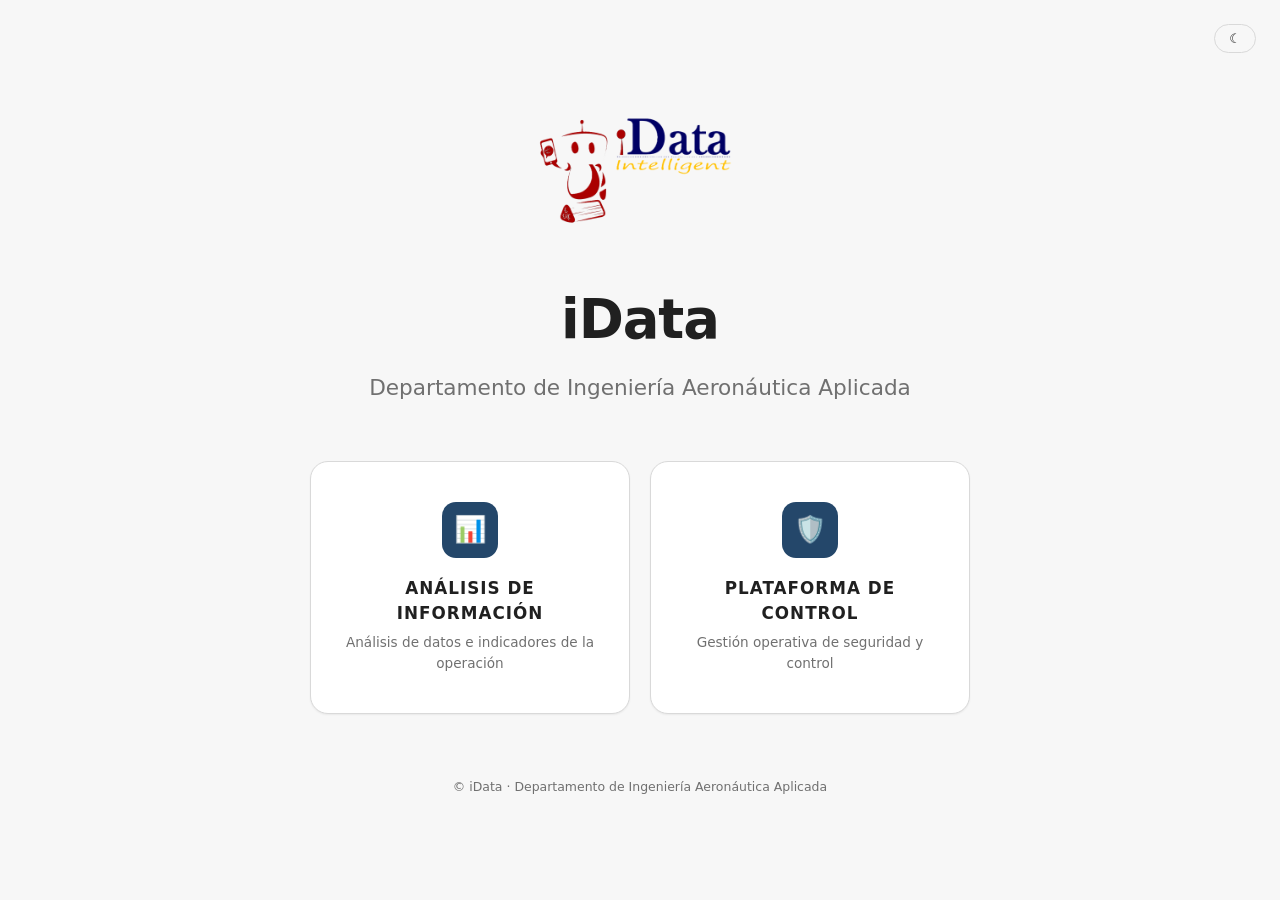
<file: index.html>
<!DOCTYPE html>
<html lang="es">
<head>
  <meta charset="UTF-8">
  <meta name="viewport" content="width=device-width, initial-scale=1.0">
  <meta name="description" content="iData — Departamento de Ingeniería Aeronáutica Aplicada. Plataforma de seguridad y control operativo.">
  <title>iData — Ingeniería Aeronáutica Aplicada</title>
  <link rel="icon" href="./favicon.svg" type="image/svg+xml">
  <link rel="stylesheet" href="./styles.css">
  <link rel="stylesheet" href="./landing.css">
  <script src="./theme.js"></script>
</head>
<body>
  <main class="landing">
    <nav class="landing-nav" aria-label="Selector de tema">
      <button class="theme-toggle" type="button" data-theme-toggle aria-label="Cambiar tema"></button>
    </nav>

    <img src="./logo-idata.png" alt="Logo de iData" class="landing-logo" width="220" height="135">

    <h1 class="landing-brand">iData</h1>
    <p class="landing-dept">Departamento de Ingeniería Aeronáutica Aplicada</p>

    <section class="landing-modules" aria-label="Módulos disponibles">
      <a class="module-card" href="./analisis/" aria-label="Abrir módulo Análisis de Información">
        <span class="module-icon" aria-hidden="true">📊</span>
        <h2>ANÁLISIS DE INFORMACIÓN</h2>
        <p>Análisis de datos e indicadores de la operación</p>
      </a>

      <a class="module-card" href="./file-management.html" aria-label="Abrir módulo Plataforma de Control">
        <span class="module-icon" aria-hidden="true">🛡️</span>
        <h2>PLATAFORMA DE CONTROL</h2>
        <p>Gestión operativa de seguridad y control</p>
      </a>
    </section>

    <footer class="landing-footer">© iData · Departamento de Ingeniería Aeronáutica Aplicada</footer>
  </main>
</body>
</html>
</file>
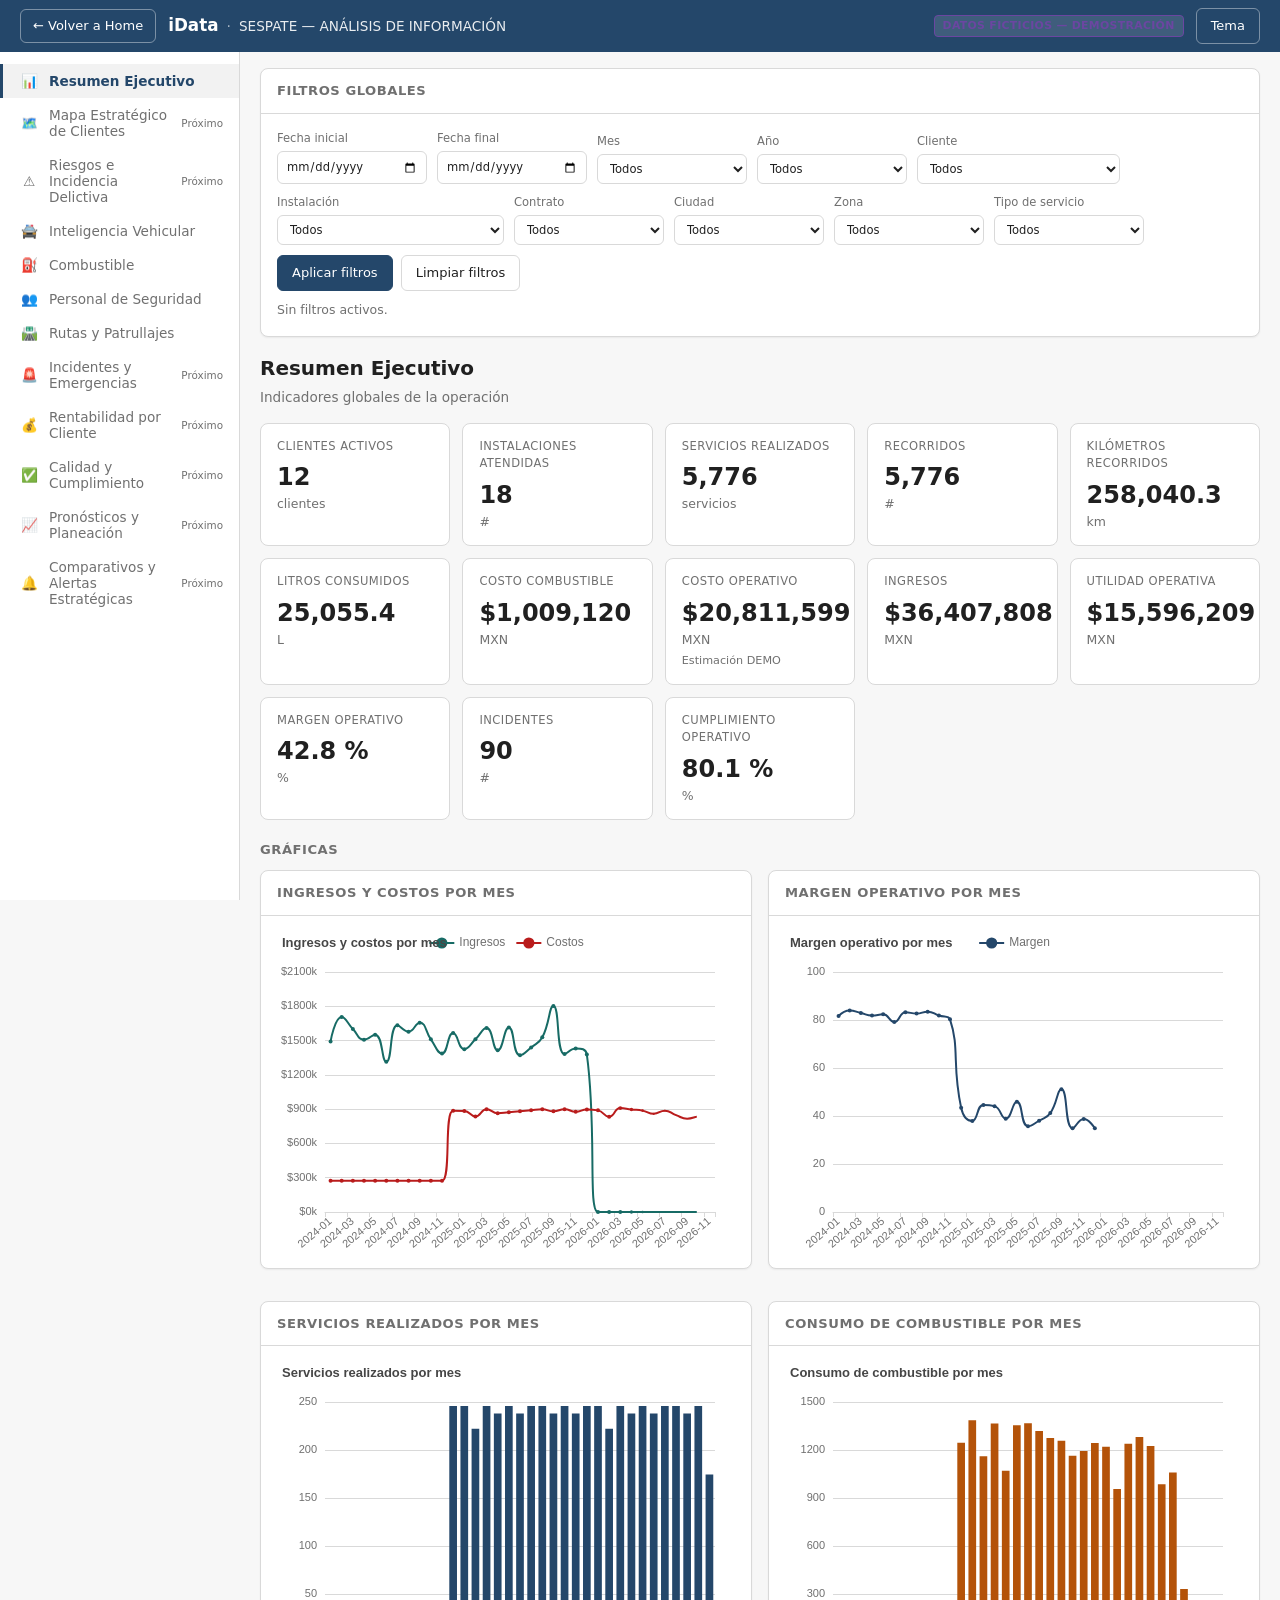
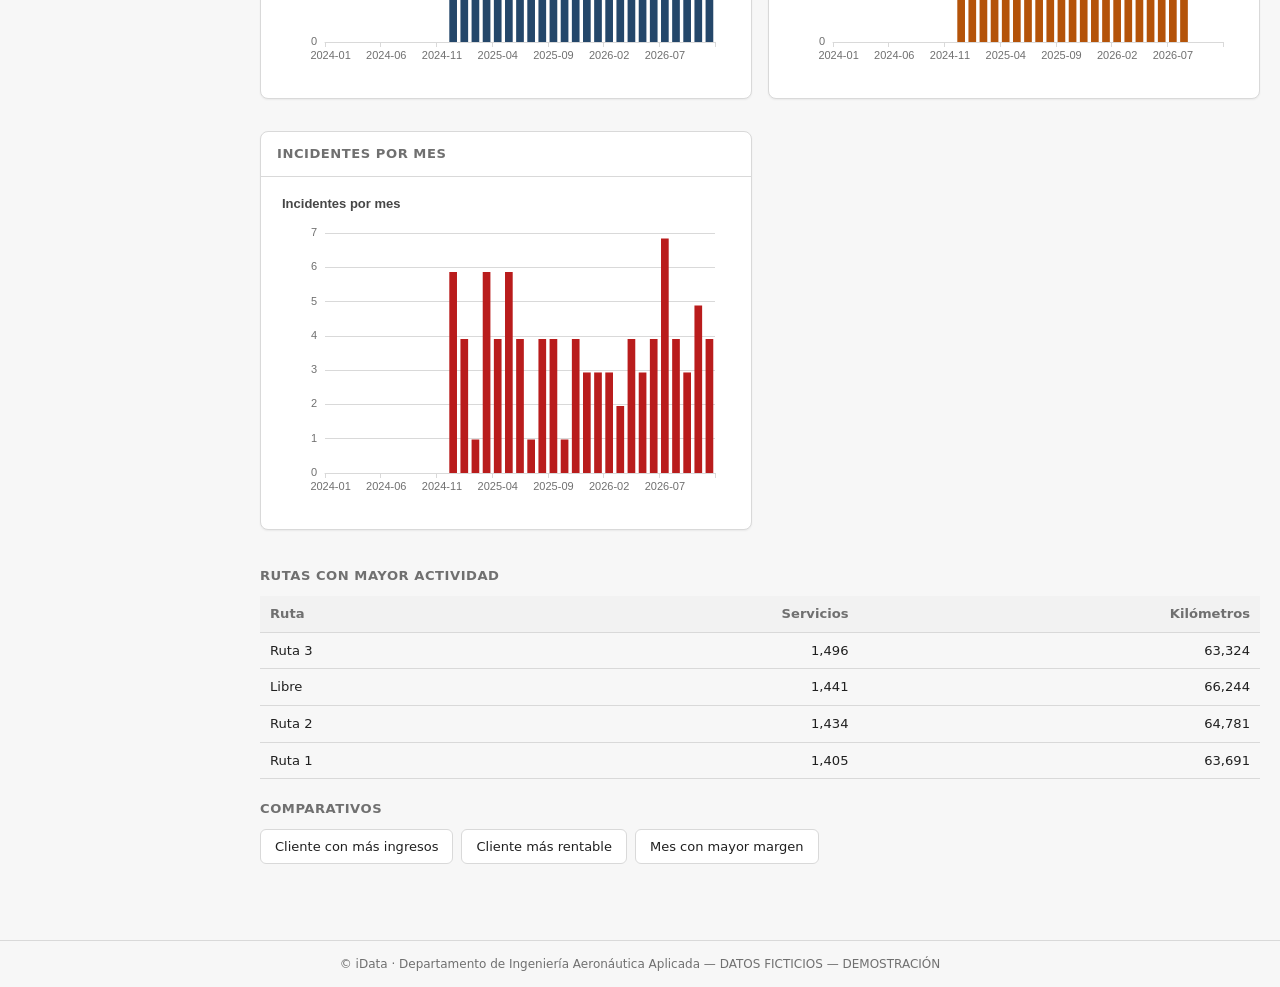
<file: analisis/index.html>
<!DOCTYPE html>
<html lang="es">
<head>
  <meta charset="UTF-8">
  <meta name="viewport" content="width=device-width, initial-scale=1.0">
  <meta name="description" content="SESPATE DEMO — Análisis de Información. Dashboard de inteligencia de negocios (datos ficticios).">
  <title>SESPATE — Análisis de Información</title>
  <link rel="icon" href="data:,">
  <link rel="stylesheet" href="./vendor/leaflet.css">
  <link rel="stylesheet" href="./css/analisis.css">
  <link rel="stylesheet" href="./css/componentes.css">
  <link rel="stylesheet" href="./css/responsive.css">
</head>
<body>
  <header class="brand-bar" role="banner">
    <a class="volver-home" href="../" aria-label="Volver a la página principal">← Volver a Home</a>
    <div class="brand">
      <span class="brand-name">iData</span>
      <span class="brand-sep">·</span>
      <span class="brand-sub">SESPATE — ANÁLISIS DE INFORMACIÓN</span>
    </div>
    <div class="brand-spacer"></div>
    <span class="status-chip simulado" aria-label="Datos ficticios">DATOS FICTICIOS — DEMOSTRACIÓN</span>
    <button class="btn theme-toggle" type="button" id="themeToggle" aria-label="Cambiar tema">Tema</button>
  </header>

  <div class="app-shell">
    <aside class="side-nav" id="sideNav" aria-label="Navegación de módulos">
      <button class="nav-toggle" id="navToggle" type="button" aria-label="Abrir navegación">☰ Módulos</button>
      <nav class="nav-list" id="navList" aria-label="Módulos"></nav>
    </aside>

    <main class="main-area" id="mainArea">
      <section class="filter-region region" id="filterRegion" aria-label="Filtros globales">
        <div class="region-title">Filtros globales</div>
        <div class="region-body">
          <div class="filter-bar" id="filterBar"></div>
          <div class="filter-actions">
            <button class="btn primary" type="button" id="btnAplicar">Aplicar filtros</button>
            <button class="btn" type="button" id="btnLimpiar">Limpiar filtros</button>
          </div>
          <div class="filter-summary" id="filterSummary" aria-live="polite"></div>
        </div>
      </section>

      <section class="module-area" id="moduleArea" aria-live="polite">
        <div class="state-msg" id="estadoCarga">Cargando datos…</div>
      </section>
    </main>
  </div>

  <footer class="app-footer">© iData · Departamento de Ingeniería Aeronáutica Aplicada — DATOS FICTICIOS — DEMOSTRACIÓN</footer>

  <script src="./vendor/leaflet.js"></script>
  <script src="./vendor/echarts.min.js"></script>
  <script type="module" src="./js/app.js"></script>
</body>
</html>
</file>
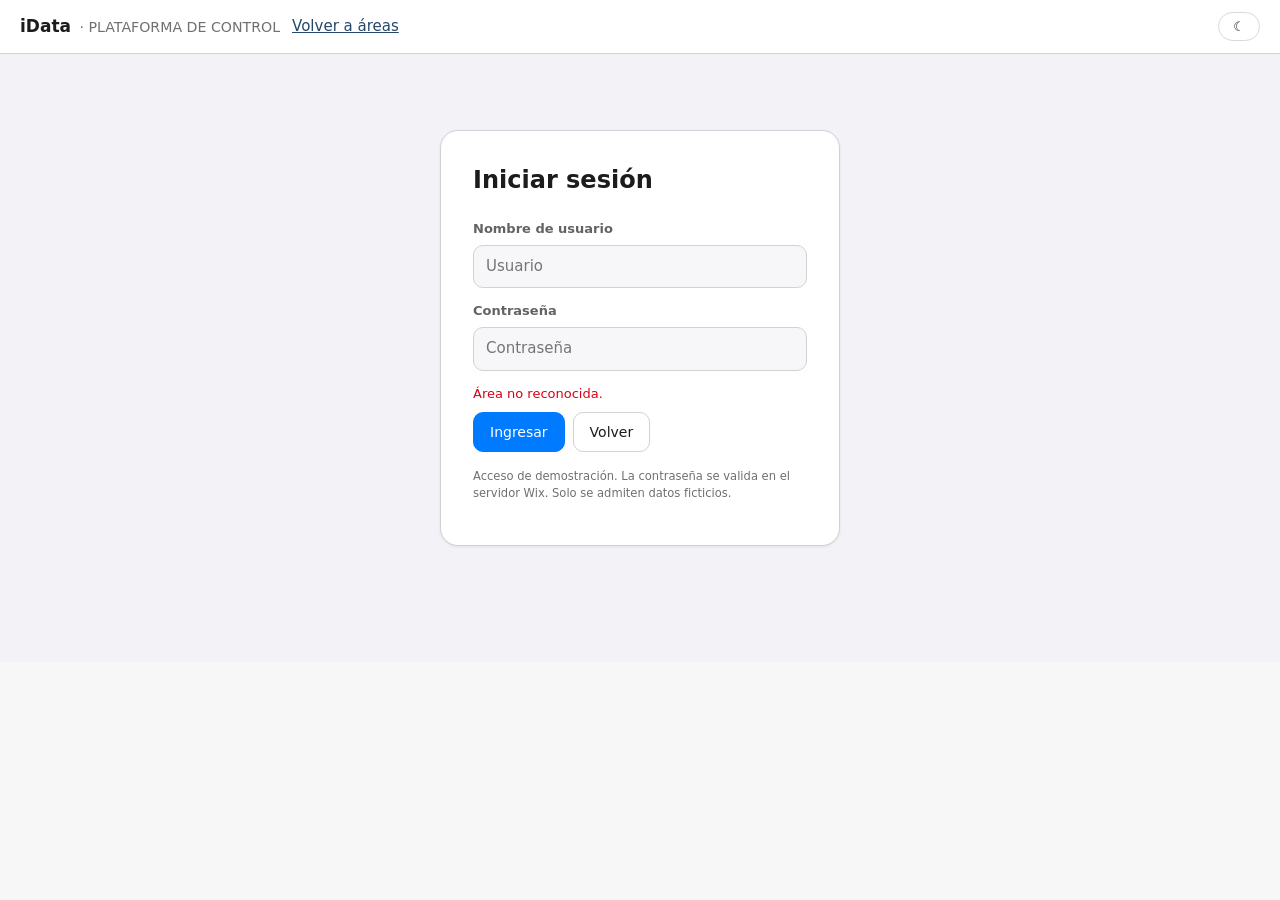
<file: file-login.html>
<!DOCTYPE html>
<html lang="es">
<head>
  <meta charset="UTF-8">
  <meta name="viewport" content="width=device-width, initial-scale=1.0">
  <title>Iniciar sesión — SESPATE</title>
  <link rel="icon" href="./favicon.svg" type="image/svg+xml">
  <link rel="stylesheet" href="./styles.css">
  <link rel="stylesheet" href="./file-management.css">
  <script src="./theme.js"></script>
</head>
<body class="fm">
  <header class="fm-nav">
    <a class="brand" href="./index.html">iData<small style="color:var(--color-text-secondary);font-weight:400"> · PLATAFORMA DE CONTROL</small></a>
    <a class="nav-link" href="./file-management.html">Volver a áreas</a>
    <span class="spacer"></span>
    <button class="theme-toggle" type="button" data-theme-toggle aria-label="Cambiar tema"></button>
  </header>

  <main class="fm-main">
    <div class="fm-login" id="LOGIN_BOX">
      <h1 id="AREA_TITLE">Iniciar sesión</h1>
      <p class="sub" id="AREA_SUB"></p>
      <div class="fm-field">
        <label for="USERNAME">Nombre de usuario</label>
        <input type="text" id="USERNAME" autocomplete="username" placeholder="Usuario">
      </div>
      <div class="fm-field">
        <label for="PASSWORD">Contraseña</label>
        <input type="password" id="PASSWORD" autocomplete="current-password" placeholder="Contraseña">
      </div>
      <p class="fm-error" id="LOGIN_ERROR" hidden></p>
      <p class="fm-loading" id="LOGIN_LOADING" hidden>Ingresando…</p>
      <div style="display:flex;gap:8px;margin-top:8px">
        <button class="fm-btn primary" type="button" id="BTN_INGRESAR">Ingresar</button>
        <button class="fm-btn" type="button" id="BTN_VOLVER">Volver</button>
      </div>
      <p style="font-size:0.72rem;color:var(--color-text-secondary);margin-top:16px">
        Acceso de demostración. La contraseña se valida en el servidor Wix. Solo se admiten datos ficticios.
      </p>
    </div>
  </main>

  <script type="module" src="./file-management.js"></script>
</body>
</html>
</file>
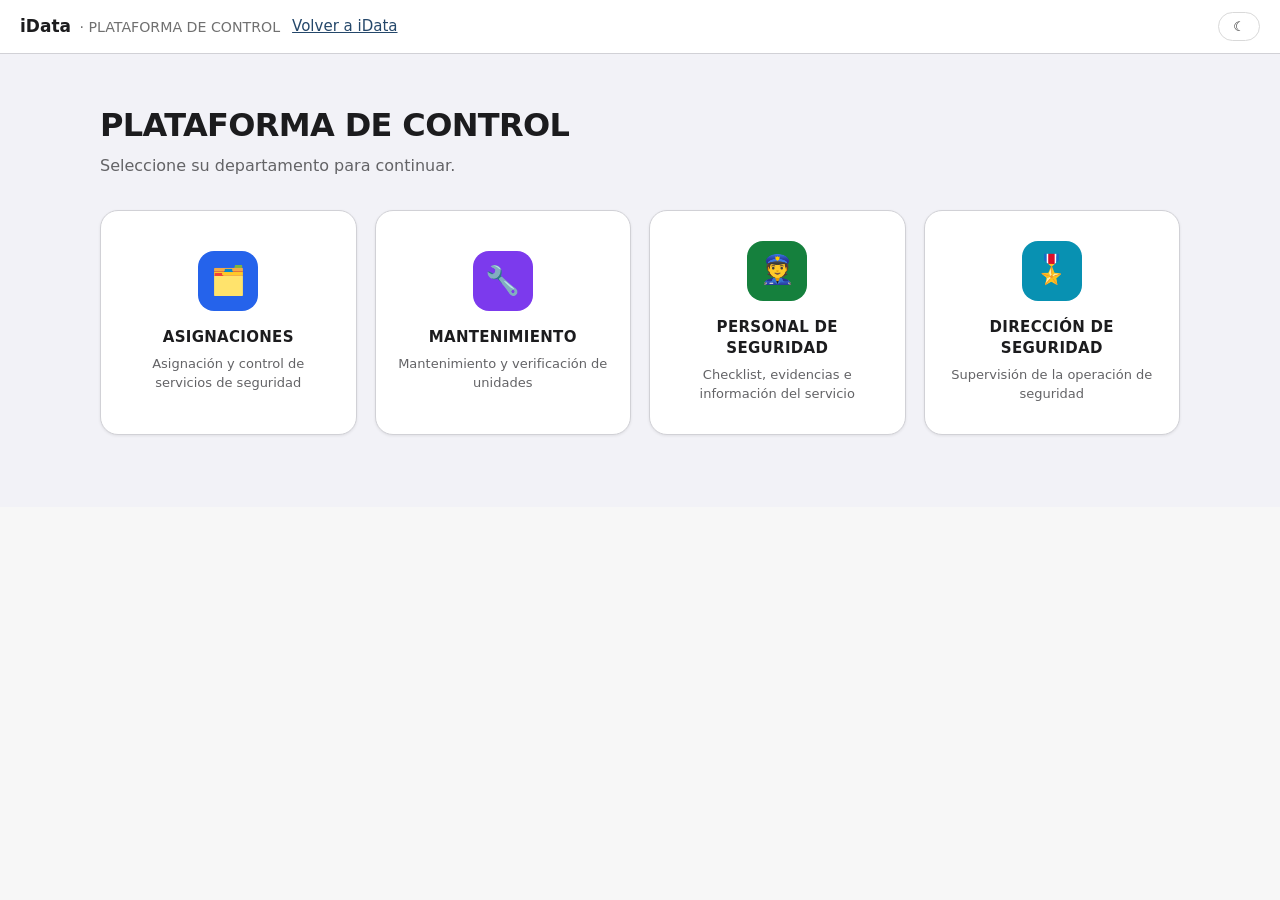
<file: file-management.html>
<!DOCTYPE html>
<html lang="es">
<head>
  <meta charset="UTF-8">
  <meta name="viewport" content="width=device-width, initial-scale=1.0">
  <meta name="description" content="Plataforma de Control — Gestión operativa de servicios de seguridad SESPATE.">
  <title>PLATAFORMA DE CONTROL — SESPATE</title>
  <link rel="icon" href="./favicon.svg" type="image/svg+xml">
  <link rel="stylesheet" href="./styles.css">
  <link rel="stylesheet" href="./file-management.css">
  <script src="./theme.js"></script>
</head>
<body class="fm">
  <header class="fm-nav">
    <a class="brand" href="./index.html">iData<small style="color:var(--color-text-secondary);font-weight:400"> · PLATAFORMA DE CONTROL</small></a>
    <a class="nav-link" href="./index.html">Volver a iData</a>
    <span class="spacer"></span>
    <button class="theme-toggle" type="button" data-theme-toggle aria-label="Cambiar tema"></button>
  </header>

  <main class="fm-main">
    <div class="fm-hero">
      <h1>PLATAFORMA DE CONTROL</h1>
      <p>Seleccione su departamento para continuar.</p>
    </div>

    <section class="fm-areas" aria-label="Áreas de trabajo">
      <a class="fm-area-card fm-area-ASIGNACIONES" href="./file-login.html?area=ASIGNACIONES">
        <span class="fm-area-icon" aria-hidden="true">🗂️</span>
        <h2>ASIGNACIONES</h2>
        <p>Asignación y control de servicios de seguridad</p>
      </a>
      <a class="fm-area-card fm-area-MANTENIMIENTO" href="./file-login.html?area=MANTENIMIENTO">
        <span class="fm-area-icon" aria-hidden="true">🔧</span>
        <h2>MANTENIMIENTO</h2>
        <p>Mantenimiento y verificación de unidades</p>
      </a>
      <a class="fm-area-card fm-area-PERSONAL_SEGURIDAD" href="./file-login.html?area=PERSONAL_SEGURIDAD">
        <span class="fm-area-icon" aria-hidden="true">👮</span>
        <h2>PERSONAL DE SEGURIDAD</h2>
        <p>Checklist, evidencias e información del servicio</p>
      </a>
      <a class="fm-area-card fm-area-DIRECCION_SEGURIDAD" href="./file-login.html?area=DIRECCION_SEGURIDAD">
        <span class="fm-area-icon" aria-hidden="true">🎖️</span>
        <h2>DIRECCIÓN DE SEGURIDAD</h2>
        <p>Supervisión de la operación de seguridad</p>
      </a>
    </section>
  </main>
</body>
</html>
</file>
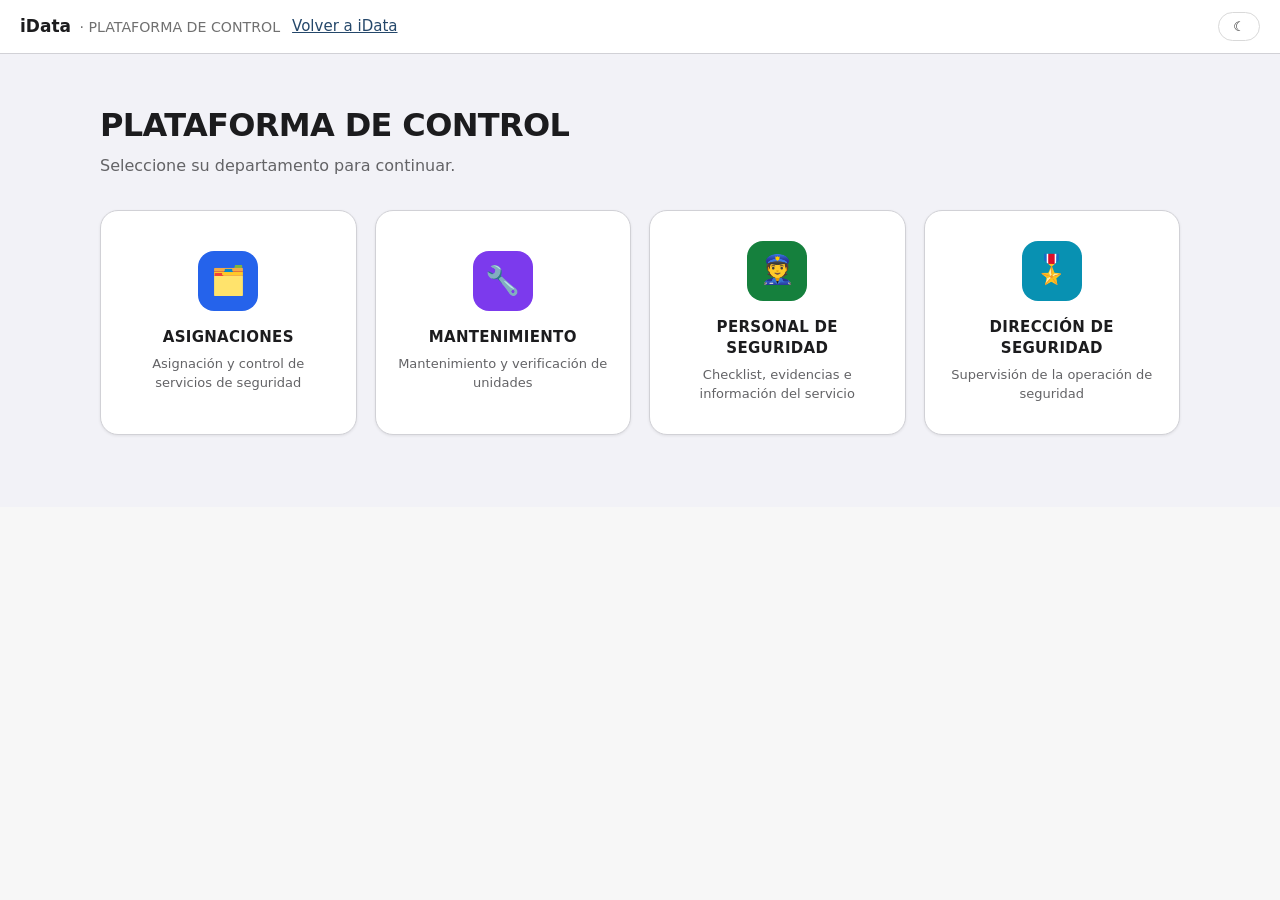
<file: file-panel.html>
<!DOCTYPE html>
<html lang="es">
<head>
  <meta charset="UTF-8">
  <meta name="viewport" content="width=device-width, initial-scale=1.0, viewport-fit=cover">
  <meta name="description" content="FILE MANAGEMENT — Panel de trabajo por área SecurityTrans.">
  <title>Panel de trabajo — FILE MANAGEMENT</title>
  <link rel="icon" href="./favicon.svg" type="image/svg+xml">
  <link rel="stylesheet" href="./styles.css">
  <link rel="stylesheet" href="./file-management.css">
  <link rel="stylesheet" href="./leaflet.css">
  <script src="./theme.js"></script>
  <script src="./leaflet.js"></script>
</head>
<body class="fm">
  <header class="fm-nav" id="TOP_BAR">
    <span class="fm-demo-banner" id="DEMO_BANNER" hidden>MODO DEMOSTRACIÓN</span>
    <a class="brand" href="./index.html">iData<small>· PLATAFORMA DE CONTROL</small></a>
    <span class="nav-pill" id="TOP_AREA">Área</span>
    <span class="meta" id="TOP_USER">Usuario</span>
    <span class="meta" id="TOP_FOLIO">Folio: —</span>
    <span class="meta" id="TOP_STATUS">—</span>
    <span class="spacer"></span>
    <button class="fm-btn" type="button" id="BTN_LOGOUT">Cerrar sesión</button>
  </header>

  <main class="fm-workspace">
    <!-- Panel izquierdo -->
    <section class="fm-panel" id="PANEL">
      <div class="fm-emergency" id="EMERGENCY_BOX" hidden>
        <button class="fm-sos-btn" type="button" id="BTN_SOS" aria-label="SOS — Solicitar ayuda de emergencia">
          <span class="fm-sos-icon" aria-hidden="true">🆘</span> SOS
        </button>
        <button class="fm-whatsapp-btn" type="button" id="BTN_WHATSAPP" aria-label="Contactar Policía de Proximidad por WhatsApp">
          <span aria-hidden="true">💬</span> Policía de Proximidad
        </button>
        <p class="fm-emergency-status" id="SOS_STATUS" hidden></p>
      </div>
      <div id="PANEL_CONTENT"><p class="fm-empty">Cargando…</p></div>
    </section>

    <!-- Chat compartido -->
    <section class="fm-chat" id="CHAT">
      <header class="fm-chat-head">
        <span class="avatar" id="CHAT_AVATAR">S</span>
        <div>
          <div class="titulo" id="CHAT_TITULO">Ventana de servicio</div>
          <div class="sub" id="CHAT_SUB">Seleccione un servicio</div>
        </div>
        <span class="spacer"></span>
        <span class="meta" id="CHAT_ESTADO"></span>
      </header>

      <div class="fm-timeline" id="TIMELINE" aria-label="Progreso del servicio"></div>

      <div class="fm-messages" id="MESSAGES">
        <p class="fm-empty" id="CHAT_EMPTY">Seleccione un servicio para consultar su conversación.</p>
      </div>

      <div class="fm-readonly" id="READONLY_BANNER" hidden>
        Servicio cerrado. La información y los documentos están disponibles únicamente para consulta.
      </div>

      <div class="fm-composer" id="COMPOSER" hidden>
        <div class="row">
          <label for="CATEGORIA" class="sr-only">Categoría</label>
          <select id="CATEGORIA"></select>
        </div>
        <div class="fm-attach-preview" id="ATTACH_PREVIEW" hidden></div>
        <label for="MENSAJE" class="sr-only">Mensaje</label>
        <textarea id="MENSAJE" placeholder="Escriba un mensaje…" rows="1"></textarea>
        <div class="row">
          <input type="file" id="FILE_INPUT" accept=".pdf,.jpg,.jpeg,.png,application/pdf,image/jpeg,image/png" hidden>
          <button class="fm-icon-btn" type="button" id="BTN_ADJUNTAR" aria-label="Adjuntar archivo" title="Adjuntar archivo">📎</button>
          <button class="fm-icon-btn" type="button" id="BTN_CAMARA" aria-label="Cámara" title="Tomar fotografía">📷</button>
          <span class="spacer"></span>
          <button class="fm-icon-btn send" type="button" id="BTN_ENVIAR" aria-label="Enviar">➤</button>
        </div>
      </div>

      <p class="fm-chat-status" id="CHAT_STATUS"></p>
    </section>
  </main>

  <!-- Mapa del servicio (ancho completo, bajo los paneles) -->
  <section class="fm-map" id="MAP_SECTION">
    <div class="fm-map-head">
      <div class="fm-map-titulo">
        <h2>MAPA DEL SERVICIO</h2>
        <p class="sub" id="MAP_SUB">Ubicaciones reportadas · Servicio —</p>
      </div>
      <div class="fm-map-tools" id="MAP_TOOLS">
        <button class="fm-btn" type="button" id="MAP_ULTIMA" aria-label="Última ubicación">Última ubicación</button>
        <button class="fm-btn" type="button" id="MAP_TODAS" aria-label="Todas las ubicaciones">Todas las ubicaciones</button>
        <button class="fm-btn" type="button" id="MAP_HISTORIAL" aria-label="Historial">Historial</button>
        <label class="fm-map-filter">
          <span class="sr-only">Filtrar por área</span>
          <select id="MAP_FILTRO_AREA"><option value="">Todas las áreas</option></select>
        </label>
        <button class="fm-btn" type="button" id="MAP_RECORRIDO" aria-label="Mostrar recorrido">Mostrar recorrido</button>
        <button class="fm-btn" type="button" id="MAP_FULLSCREEN" aria-label="Pantalla completa">Pantalla completa</button>
      </div>
    </div>
    <div class="fm-map-legend" id="MAP_LEGEND"></div>
    <div id="map"></div>
    <div class="fm-map-historial" id="MAP_HISTORIAL_LISTA" hidden></div>
    <p class="fm-map-nota" id="MAP_NOTA"></p>
  </section>

  <!-- Protocolo obligatorio de evidencias fotográficas -->
  <section class="fm-card" id="PROTOCOLO_SECTION">
    <div class="fm-map-titulo">
      <h2>PROTOCOLO OBLIGATORIO DE EVIDENCIAS FOTOGRÁFICAS</h2>
      <p class="sub">Evidencias con fotografía, ubicación, fecha y hora</p>
    </div>
    <div id="PROTOCOLO_LISTA"></div>
    <p class="fm-map-nota">Las evidencias deben tomarse en el momento de cada actividad, con fotografía, ubicación, fecha y hora.</p>
    <p class="fm-map-nota" style="color:var(--fm-warning)">Utiliza la cámara únicamente cuando el vehículo esté detenido en condiciones seguras. No utilices el teléfono mientras conduces.</p>
  </section>

  <!-- Perfil cronológico del servicio -->
  <section class="fm-card" id="CRONOLOGICO_SECTION">
    <div class="fm-map-titulo">
      <h2>PERFIL CRONOLÓGICO DEL SERVICIO</h2>
      <p class="sub">Eventos, evidencias y tiempos del servicio</p>
    </div>
    <div id="CRONOLOGICO"></div>
  </section>

  <!-- Modal SOS (simulado) -->
  <div class="fm-modal" id="SOS_MODAL" hidden>
    <div class="fm-modal-card" role="dialog" aria-modal="true" aria-labelledby="SOS_TITLE">
      <h3 id="SOS_TITLE">Solicitud de emergencia (SOS)</h3>
      <div class="fm-modal-body" id="SOS_BODY"></div>
      <div class="fm-modal-actions">
        <button class="fm-btn primary" type="button" id="SOS_SEND" hidden>Enviar (simulado)</button>
        <button class="fm-btn" type="button" id="SOS_CANCEL">Cerrar</button>
      </div>
    </div>
  </div>
  <!-- Cámara del personal (getUserMedia + geolocalización) -->
  <div class="fm-camera" id="CAMERA_MODAL" hidden>
    <div class="fm-camera-top">
      <span>Tomar fotografía</span>
      <span class="spacer"></span>
      <button class="fm-icon-btn" id="CAMERA_CLOSE" aria-label="Cerrar">✕</button>
    </div>
    <video id="CAMERA_VIDEO" autoplay playsinline></video>
    <canvas id="CAMERA_CANVAS" hidden></canvas>
    <div id="CAMERA_PREVIEW" hidden></div>
    <div class="fm-camera-bottom">
      <button class="fm-btn primary" id="CAMERA_SHOOT">Capturar</button>
      <button class="fm-btn" id="CAMERA_RETAKE" hidden>Repetir fotografía</button>
      <button class="fm-btn" id="CAMERA_ADD" hidden>Añadir otra foto</button>
      <button class="fm-btn" id="CAMERA_RELOC" hidden>Reintentar ubicación</button>
      <span class="fm-loading" id="CAMERA_GEO"></span>
    </div>
    <div class="fm-camera-annot">
      <div class="fm-photo-queue" id="CAMERA_QUEUE" hidden></div>
      <label for="CAMERA_NOTA" class="sr-only">Nota</label>
      <textarea id="CAMERA_NOTA" placeholder="Nota de la evidencia…"></textarea>
      <button class="fm-btn primary" id="CAMERA_SEND" hidden>Enviar evidencia</button>
    </div>
  </div>

  <!-- Visor de adjuntos (imagen y PDF) -->
  <div class="fm-viewer" id="VIEWER" hidden>
    <div class="fm-viewer-top">
      <span class="fm-viewer-title" id="VIEWER_TITLE"></span>
      <span class="spacer"></span>
      <button class="fm-icon-btn" id="VIEWER_ZOOM_IN" aria-label="Acercar" title="Acercar">＋</button>
      <button class="fm-icon-btn" id="VIEWER_ZOOM_OUT" aria-label="Alejar" title="Alejar">−</button>
      <button class="fm-icon-btn" id="VIEWER_OPEN" aria-label="Abrir en pestaña nueva" title="Abrir en pestaña nueva">↗</button>
      <button class="fm-icon-btn" id="VIEWER_DOWNLOAD" aria-label="Descargar" title="Descargar">⬇</button>
      <button class="fm-icon-btn" id="VIEWER_CLOSE" aria-label="Cerrar" title="Cerrar">✕</button>
    </div>
    <div class="fm-viewer-body" id="VIEWER_BODY"></div>
  </div>

  <script type="module" src="./file-management.js"></script>
</body>
</html>
</file>
<file: styles.css>
/* ============================================================
   SECURITYTRANS — Design tokens y tema dual (claro/oscuro)
   Grayscale principal (estilo Oracle APEX Universal Theme)
   ============================================================ */

:root {
  --color-background: #F7F7F7;
  --color-surface: #FFFFFF;
  --color-surface-alt: #F2F2F2;
  --color-text: #202020;
  --color-text-secondary: #707070;
  --color-border: #D9D9D9;
  --color-primary: #24476A;
  --color-primary-contrast: #FFFFFF;
  --color-warning: #B45309;
  --color-success: #176B65;
  --color-danger: #B91C1C;
  --color-info: #24476A;
  --chart-grid: #D9D9D9;
  --chart-text: #707070;
  --color-simulado: #6B46A1;
  --color-pendiente: #B45309;
  --shadow-card: 0 1px 2px rgba(0, 0, 0, 0.06);
  --radius: 8px;
}

[data-theme="dark"] {
  --color-background: #1A1A1A;
  --color-surface: #242424;
  --color-surface-alt: #2C2C2C;
  --color-text: #EEEEEE;
  --color-text-secondary: #9E9E9E;
  --color-border: #414141;
  --color-primary: #7FA3C9;
  --color-primary-contrast: #1A1A1A;
  --color-warning: #E0A458;
  --color-success: #6BB5A8;
  --color-danger: #E08A8A;
  --color-info: #7FA3C9;
  --chart-grid: #414141;
  --chart-text: #9E9E9E;
  --color-simulado: #B79AD6;
  --color-pendiente: #E0A458;
  --shadow-card: 0 1px 2px rgba(0, 0, 0, 0.4);
}

/* Evitar parpadeo de tema en carga */
html { background: var(--color-background); }

* { box-sizing: border-box; }

body {
  margin: 0;
  font-family: "Aptos", "Segoe UI", Calibri, system-ui, -apple-system, sans-serif;
  background: var(--color-background);
  color: var(--color-text);
  font-size: 14px;
  line-height: 1.5;
  -webkit-font-smoothing: antialiased;
}

a { color: var(--color-primary); }
button { font-family: inherit; }

.sr-only {
  position: absolute; width: 1px; height: 1px;
  overflow: hidden; clip: rect(0 0 0 0); white-space: nowrap;
}

/* Selector de tema común */
.theme-toggle {
  display: inline-flex; align-items: center; gap: 6px;
  background: transparent; color: var(--color-text);
  border: 1px solid var(--color-border); border-radius: 999px;
  padding: 6px 14px; cursor: pointer; font-size: 13px;
}
.theme-toggle:hover { background: var(--color-surface-alt); }
.theme-toggle:focus-visible { outline: 2px solid var(--color-primary); outline-offset: 2px; }

@media (prefers-reduced-motion: reduce) {
  * { animation: none !important; transition: none !important; }
}
</file>
<file: landing.css>
/* ============================================================
   iData — Portada (estilo minimalista tipo Apple)
   ============================================================ */

.landing {
  min-height: 100vh;
  display: flex; flex-direction: column; align-items: center;
  justify-content: center; text-align: center;
  padding: 48px 24px;
  background: var(--color-background);
  color: var(--color-text);
  transition: background 0.3s ease, color 0.3s ease;
}

.landing-nav {
  position: absolute; top: 24px; right: 24px;
}

.landing-logo {
  max-width: 220px; max-height: 140px; width: auto; height: auto;
  object-fit: contain; margin-bottom: 40px;
}

.landing-brand { font-size: clamp(2rem, 5vw, 3.4rem); font-weight: 700; letter-spacing: -0.02em; margin: 0; }
.landing-dept { font-size: clamp(1rem, 2.5vw, 1.35rem); font-weight: 400; color: var(--color-text-secondary); margin: 12px 0 56px; }

.landing-modules {
  display: flex; flex-wrap: wrap; gap: 20px; justify-content: center;
  max-width: 720px; width: 100%;
}

.module-card {
  flex: 1 1 260px; max-width: 320px;
  display: flex; flex-direction: column; align-items: center; justify-content: center;
  padding: 40px 24px; border-radius: 18px; text-decoration: none;
  background: var(--color-surface); border: 1px solid var(--color-border);
  color: var(--color-text); box-shadow: var(--shadow-card);
  transition: transform 0.2s ease, box-shadow 0.2s ease;
}
.module-card:hover { transform: translateY(-3px); box-shadow: 0 8px 24px rgba(0,0,0,0.08); }
.module-card:focus-visible { outline: 2px solid var(--color-primary); outline-offset: 3px; }

.module-card .module-icon {
  width: 56px; height: 56px; border-radius: 14px;
  display: flex; align-items: center; justify-content: center;
  font-size: 26px; margin-bottom: 18px; color: var(--color-primary-contrast);
  background: var(--color-primary);
}
.module-card h2 { margin: 0 0 6px; font-size: 1.05rem; letter-spacing: 0.06em; }
.module-card p { margin: 0; font-size: 0.85rem; color: var(--color-text-secondary); }

.module-card.disabled { opacity: 0.6; cursor: default; }
.module-card.disabled:hover { transform: none; box-shadow: var(--shadow-card); }
.module-badge {
  display: inline-block; margin-top: 12px; font-size: 0.72rem; letter-spacing: 0.05em;
  color: var(--color-warning); border: 1px solid var(--color-warning);
  padding: 3px 10px; border-radius: 999px;
}

.landing-footer { margin-top: 64px; font-size: 0.78rem; color: var(--color-text-secondary); }

@media (max-width: 640px) {
  .landing-logo { max-width: 160px; }
  .landing-dept { margin-bottom: 36px; }
  .module-card { max-width: none; padding: 32px 20px; }
}
</file>
<file: analisis/vendor/leaflet.css>
/* required styles */

.leaflet-pane,
.leaflet-tile,
.leaflet-marker-icon,
.leaflet-marker-shadow,
.leaflet-tile-container,
.leaflet-pane > svg,
.leaflet-pane > canvas,
.leaflet-zoom-box,
.leaflet-image-layer,
.leaflet-layer {
	position: absolute;
	left: 0;
	top: 0;
	}
.leaflet-container {
	overflow: hidden;
	}
.leaflet-tile,
.leaflet-marker-icon,
.leaflet-marker-shadow {
	-webkit-user-select: none;
	   -moz-user-select: none;
	        user-select: none;
	  -webkit-user-drag: none;
	}
/* Prevents IE11 from highlighting tiles in blue */
.leaflet-tile::selection {
	background: transparent;
}
/* Safari renders non-retina tile on retina better with this, but Chrome is worse */
.leaflet-safari .leaflet-tile {
	image-rendering: -webkit-optimize-contrast;
	}
/* hack that prevents hw layers "stretching" when loading new tiles */
.leaflet-safari .leaflet-tile-container {
	width: 1600px;
	height: 1600px;
	-webkit-transform-origin: 0 0;
	}
.leaflet-marker-icon,
.leaflet-marker-shadow {
	display: block;
	}
/* .leaflet-container svg: reset svg max-width decleration shipped in Joomla! (joomla.org) 3.x */
/* .leaflet-container img: map is broken in FF if you have max-width: 100% on tiles */
.leaflet-container .leaflet-overlay-pane svg {
	max-width: none !important;
	max-height: none !important;
	}
.leaflet-container .leaflet-marker-pane img,
.leaflet-container .leaflet-shadow-pane img,
.leaflet-container .leaflet-tile-pane img,
.leaflet-container img.leaflet-image-layer,
.leaflet-container .leaflet-tile {
	max-width: none !important;
	max-height: none !important;
	width: auto;
	padding: 0;
	}

.leaflet-container img.leaflet-tile {
	/* See: https://bugs.chromium.org/p/chromium/issues/detail?id=600120 */
	mix-blend-mode: plus-lighter;
}

.leaflet-container.leaflet-touch-zoom {
	-ms-touch-action: pan-x pan-y;
	touch-action: pan-x pan-y;
	}
.leaflet-container.leaflet-touch-drag {
	-ms-touch-action: pinch-zoom;
	/* Fallback for FF which doesn't support pinch-zoom */
	touch-action: none;
	touch-action: pinch-zoom;
}
.leaflet-container.leaflet-touch-drag.leaflet-touch-zoom {
	-ms-touch-action: none;
	touch-action: none;
}
.leaflet-container {
	-webkit-tap-highlight-color: transparent;
}
.leaflet-container a {
	-webkit-tap-highlight-color: rgba(51, 181, 229, 0.4);
}
.leaflet-tile {
	filter: inherit;
	visibility: hidden;
	}
.leaflet-tile-loaded {
	visibility: inherit;
	}
.leaflet-zoom-box {
	width: 0;
	height: 0;
	-moz-box-sizing: border-box;
	     box-sizing: border-box;
	z-index: 800;
	}
/* workaround for https://bugzilla.mozilla.org/show_bug.cgi?id=888319 */
.leaflet-overlay-pane svg {
	-moz-user-select: none;
	}

.leaflet-pane         { z-index: 400; }

.leaflet-tile-pane    { z-index: 200; }
.leaflet-overlay-pane { z-index: 400; }
.leaflet-shadow-pane  { z-index: 500; }
.leaflet-marker-pane  { z-index: 600; }
.leaflet-tooltip-pane   { z-index: 650; }
.leaflet-popup-pane   { z-index: 700; }

.leaflet-map-pane canvas { z-index: 100; }
.leaflet-map-pane svg    { z-index: 200; }

.leaflet-vml-shape {
	width: 1px;
	height: 1px;
	}
.lvml {
	behavior: url(#default#VML);
	display: inline-block;
	position: absolute;
	}


/* control positioning */

.leaflet-control {
	position: relative;
	z-index: 800;
	pointer-events: visiblePainted; /* IE 9-10 doesn't have auto */
	pointer-events: auto;
	}
.leaflet-top,
.leaflet-bottom {
	position: absolute;
	z-index: 1000;
	pointer-events: none;
	}
.leaflet-top {
	top: 0;
	}
.leaflet-right {
	right: 0;
	}
.leaflet-bottom {
	bottom: 0;
	}
.leaflet-left {
	left: 0;
	}
.leaflet-control {
	float: left;
	clear: both;
	}
.leaflet-right .leaflet-control {
	float: right;
	}
.leaflet-top .leaflet-control {
	margin-top: 10px;
	}
.leaflet-bottom .leaflet-control {
	margin-bottom: 10px;
	}
.leaflet-left .leaflet-control {
	margin-left: 10px;
	}
.leaflet-right .leaflet-control {
	margin-right: 10px;
	}


/* zoom and fade animations */

.leaflet-fade-anim .leaflet-popup {
	opacity: 0;
	-webkit-transition: opacity 0.2s linear;
	   -moz-transition: opacity 0.2s linear;
	        transition: opacity 0.2s linear;
	}
.leaflet-fade-anim .leaflet-map-pane .leaflet-popup {
	opacity: 1;
	}
.leaflet-zoom-animated {
	-webkit-transform-origin: 0 0;
	    -ms-transform-origin: 0 0;
	        transform-origin: 0 0;
	}
svg.leaflet-zoom-animated {
	will-change: transform;
}

.leaflet-zoom-anim .leaflet-zoom-animated {
	-webkit-transition: -webkit-transform 0.25s cubic-bezier(0,0,0.25,1);
	   -moz-transition:    -moz-transform 0.25s cubic-bezier(0,0,0.25,1);
	        transition:         transform 0.25s cubic-bezier(0,0,0.25,1);
	}
.leaflet-zoom-anim .leaflet-tile,
.leaflet-pan-anim .leaflet-tile {
	-webkit-transition: none;
	   -moz-transition: none;
	        transition: none;
	}

.leaflet-zoom-anim .leaflet-zoom-hide {
	visibility: hidden;
	}


/* cursors */

.leaflet-interactive {
	cursor: pointer;
	}
.leaflet-grab {
	cursor: -webkit-grab;
	cursor:    -moz-grab;
	cursor:         grab;
	}
.leaflet-crosshair,
.leaflet-crosshair .leaflet-interactive {
	cursor: crosshair;
	}
.leaflet-popup-pane,
.leaflet-control {
	cursor: auto;
	}
.leaflet-dragging .leaflet-grab,
.leaflet-dragging .leaflet-grab .leaflet-interactive,
.leaflet-dragging .leaflet-marker-draggable {
	cursor: move;
	cursor: -webkit-grabbing;
	cursor:    -moz-grabbing;
	cursor:         grabbing;
	}

/* marker & overlays interactivity */
.leaflet-marker-icon,
.leaflet-marker-shadow,
.leaflet-image-layer,
.leaflet-pane > svg path,
.leaflet-tile-container {
	pointer-events: none;
	}

.leaflet-marker-icon.leaflet-interactive,
.leaflet-image-layer.leaflet-interactive,
.leaflet-pane > svg path.leaflet-interactive,
svg.leaflet-image-layer.leaflet-interactive path {
	pointer-events: visiblePainted; /* IE 9-10 doesn't have auto */
	pointer-events: auto;
	}

/* visual tweaks */

.leaflet-container {
	background: #ddd;
	outline-offset: 1px;
	}
.leaflet-container a {
	color: #0078A8;
	}
.leaflet-zoom-box {
	border: 2px dotted #38f;
	background: rgba(255,255,255,0.5);
	}


/* general typography */
.leaflet-container {
	font-family: "Helvetica Neue", Arial, Helvetica, sans-serif;
	font-size: 12px;
	font-size: 0.75rem;
	line-height: 1.5;
	}


/* general toolbar styles */

.leaflet-bar {
	box-shadow: 0 1px 5px rgba(0,0,0,0.65);
	border-radius: 4px;
	}
.leaflet-bar a {
	background-color: #fff;
	border-bottom: 1px solid #ccc;
	width: 26px;
	height: 26px;
	line-height: 26px;
	display: block;
	text-align: center;
	text-decoration: none;
	color: black;
	}
.leaflet-bar a,
.leaflet-control-layers-toggle {
	background-position: 50% 50%;
	background-repeat: no-repeat;
	display: block;
	}
.leaflet-bar a:hover,
.leaflet-bar a:focus {
	background-color: #f4f4f4;
	}
.leaflet-bar a:first-child {
	border-top-left-radius: 4px;
	border-top-right-radius: 4px;
	}
.leaflet-bar a:last-child {
	border-bottom-left-radius: 4px;
	border-bottom-right-radius: 4px;
	border-bottom: none;
	}
.leaflet-bar a.leaflet-disabled {
	cursor: default;
	background-color: #f4f4f4;
	color: #bbb;
	}

.leaflet-touch .leaflet-bar a {
	width: 30px;
	height: 30px;
	line-height: 30px;
	}
.leaflet-touch .leaflet-bar a:first-child {
	border-top-left-radius: 2px;
	border-top-right-radius: 2px;
	}
.leaflet-touch .leaflet-bar a:last-child {
	border-bottom-left-radius: 2px;
	border-bottom-right-radius: 2px;
	}

/* zoom control */

.leaflet-control-zoom-in,
.leaflet-control-zoom-out {
	font: bold 18px 'Lucida Console', Monaco, monospace;
	text-indent: 1px;
	}

.leaflet-touch .leaflet-control-zoom-in, .leaflet-touch .leaflet-control-zoom-out  {
	font-size: 22px;
	}


/* layers control */

.leaflet-control-layers {
	box-shadow: 0 1px 5px rgba(0,0,0,0.4);
	background: #fff;
	border-radius: 5px;
	}
.leaflet-control-layers-toggle {
	background-image: url(images/layers.png);
	width: 36px;
	height: 36px;
	}
.leaflet-retina .leaflet-control-layers-toggle {
	background-image: url(images/layers-2x.png);
	background-size: 26px 26px;
	}
.leaflet-touch .leaflet-control-layers-toggle {
	width: 44px;
	height: 44px;
	}
.leaflet-control-layers .leaflet-control-layers-list,
.leaflet-control-layers-expanded .leaflet-control-layers-toggle {
	display: none;
	}
.leaflet-control-layers-expanded .leaflet-control-layers-list {
	display: block;
	position: relative;
	}
.leaflet-control-layers-expanded {
	padding: 6px 10px 6px 6px;
	color: #333;
	background: #fff;
	}
.leaflet-control-layers-scrollbar {
	overflow-y: scroll;
	overflow-x: hidden;
	padding-right: 5px;
	}
.leaflet-control-layers-selector {
	margin-top: 2px;
	position: relative;
	top: 1px;
	}
.leaflet-control-layers label {
	display: block;
	font-size: 13px;
	font-size: 1.08333em;
	}
.leaflet-control-layers-separator {
	height: 0;
	border-top: 1px solid #ddd;
	margin: 5px -10px 5px -6px;
	}

/* Default icon URLs */
.leaflet-default-icon-path { /* used only in path-guessing heuristic, see L.Icon.Default */
	background-image: url(images/marker-icon.png);
	}


/* attribution and scale controls */

.leaflet-container .leaflet-control-attribution {
	background: #fff;
	background: rgba(255, 255, 255, 0.8);
	margin: 0;
	}
.leaflet-control-attribution,
.leaflet-control-scale-line {
	padding: 0 5px;
	color: #333;
	line-height: 1.4;
	}
.leaflet-control-attribution a {
	text-decoration: none;
	}
.leaflet-control-attribution a:hover,
.leaflet-control-attribution a:focus {
	text-decoration: underline;
	}
.leaflet-attribution-flag {
	display: inline !important;
	vertical-align: baseline !important;
	width: 1em;
	height: 0.6669em;
	}
.leaflet-left .leaflet-control-scale {
	margin-left: 5px;
	}
.leaflet-bottom .leaflet-control-scale {
	margin-bottom: 5px;
	}
.leaflet-control-scale-line {
	border: 2px solid #777;
	border-top: none;
	line-height: 1.1;
	padding: 2px 5px 1px;
	white-space: nowrap;
	-moz-box-sizing: border-box;
	     box-sizing: border-box;
	background: rgba(255, 255, 255, 0.8);
	text-shadow: 1px 1px #fff;
	}
.leaflet-control-scale-line:not(:first-child) {
	border-top: 2px solid #777;
	border-bottom: none;
	margin-top: -2px;
	}
.leaflet-control-scale-line:not(:first-child):not(:last-child) {
	border-bottom: 2px solid #777;
	}

.leaflet-touch .leaflet-control-attribution,
.leaflet-touch .leaflet-control-layers,
.leaflet-touch .leaflet-bar {
	box-shadow: none;
	}
.leaflet-touch .leaflet-control-layers,
.leaflet-touch .leaflet-bar {
	border: 2px solid rgba(0,0,0,0.2);
	background-clip: padding-box;
	}


/* popup */

.leaflet-popup {
	position: absolute;
	text-align: center;
	margin-bottom: 20px;
	}
.leaflet-popup-content-wrapper {
	padding: 1px;
	text-align: left;
	border-radius: 12px;
	}
.leaflet-popup-content {
	margin: 13px 24px 13px 20px;
	line-height: 1.3;
	font-size: 13px;
	font-size: 1.08333em;
	min-height: 1px;
	}
.leaflet-popup-content p {
	margin: 17px 0;
	margin: 1.3em 0;
	}
.leaflet-popup-tip-container {
	width: 40px;
	height: 20px;
	position: absolute;
	left: 50%;
	margin-top: -1px;
	margin-left: -20px;
	overflow: hidden;
	pointer-events: none;
	}
.leaflet-popup-tip {
	width: 17px;
	height: 17px;
	padding: 1px;

	margin: -10px auto 0;
	pointer-events: auto;

	-webkit-transform: rotate(45deg);
	   -moz-transform: rotate(45deg);
	    -ms-transform: rotate(45deg);
	        transform: rotate(45deg);
	}
.leaflet-popup-content-wrapper,
.leaflet-popup-tip {
	background: white;
	color: #333;
	box-shadow: 0 3px 14px rgba(0,0,0,0.4);
	}
.leaflet-container a.leaflet-popup-close-button {
	position: absolute;
	top: 0;
	right: 0;
	border: none;
	text-align: center;
	width: 24px;
	height: 24px;
	font: 16px/24px Tahoma, Verdana, sans-serif;
	color: #757575;
	text-decoration: none;
	background: transparent;
	}
.leaflet-container a.leaflet-popup-close-button:hover,
.leaflet-container a.leaflet-popup-close-button:focus {
	color: #585858;
	}
.leaflet-popup-scrolled {
	overflow: auto;
	}

.leaflet-oldie .leaflet-popup-content-wrapper {
	-ms-zoom: 1;
	}
.leaflet-oldie .leaflet-popup-tip {
	width: 24px;
	margin: 0 auto;

	-ms-filter: "progid:DXImageTransform.Microsoft.Matrix(M11=0.70710678, M12=0.70710678, M21=-0.70710678, M22=0.70710678)";
	filter: progid:DXImageTransform.Microsoft.Matrix(M11=0.70710678, M12=0.70710678, M21=-0.70710678, M22=0.70710678);
	}

.leaflet-oldie .leaflet-control-zoom,
.leaflet-oldie .leaflet-control-layers,
.leaflet-oldie .leaflet-popup-content-wrapper,
.leaflet-oldie .leaflet-popup-tip {
	border: 1px solid #999;
	}


/* div icon */

.leaflet-div-icon {
	background: #fff;
	border: 1px solid #666;
	}


/* Tooltip */
/* Base styles for the element that has a tooltip */
.leaflet-tooltip {
	position: absolute;
	padding: 6px;
	background-color: #fff;
	border: 1px solid #fff;
	border-radius: 3px;
	color: #222;
	white-space: nowrap;
	-webkit-user-select: none;
	-moz-user-select: none;
	-ms-user-select: none;
	user-select: none;
	pointer-events: none;
	box-shadow: 0 1px 3px rgba(0,0,0,0.4);
	}
.leaflet-tooltip.leaflet-interactive {
	cursor: pointer;
	pointer-events: auto;
	}
.leaflet-tooltip-top:before,
.leaflet-tooltip-bottom:before,
.leaflet-tooltip-left:before,
.leaflet-tooltip-right:before {
	position: absolute;
	pointer-events: none;
	border: 6px solid transparent;
	background: transparent;
	content: "";
	}

/* Directions */

.leaflet-tooltip-bottom {
	margin-top: 6px;
}
.leaflet-tooltip-top {
	margin-top: -6px;
}
.leaflet-tooltip-bottom:before,
.leaflet-tooltip-top:before {
	left: 50%;
	margin-left: -6px;
	}
.leaflet-tooltip-top:before {
	bottom: 0;
	margin-bottom: -12px;
	border-top-color: #fff;
	}
.leaflet-tooltip-bottom:before {
	top: 0;
	margin-top: -12px;
	margin-left: -6px;
	border-bottom-color: #fff;
	}
.leaflet-tooltip-left {
	margin-left: -6px;
}
.leaflet-tooltip-right {
	margin-left: 6px;
}
.leaflet-tooltip-left:before,
.leaflet-tooltip-right:before {
	top: 50%;
	margin-top: -6px;
	}
.leaflet-tooltip-left:before {
	right: 0;
	margin-right: -12px;
	border-left-color: #fff;
	}
.leaflet-tooltip-right:before {
	left: 0;
	margin-left: -12px;
	border-right-color: #fff;
	}

/* Printing */

@media print {
	/* Prevent printers from removing background-images of controls. */
	.leaflet-control {
		-webkit-print-color-adjust: exact;
		print-color-adjust: exact;
		}
	}
</file>
<file: analisis/css/analisis.css>
/* ============================================================
   SESPATE — ANÁLISIS DE INFORMACIÓN
   Tokens de diseño y layout base (hereda identidad SESPATE)
   ============================================================ */

:root {
  --color-background: #F7F7F7;
  --color-surface: #FFFFFF;
  --color-surface-alt: #F2F2F2;
  --color-text: #202020;
  --color-text-secondary: #707070;
  --color-border: #D9D9D9;
  --color-primary: #24476A;
  --color-primary-contrast: #FFFFFF;
  --color-warning: #B45309;
  --color-success: #176B65;
  --color-danger: #B91C1C;
  --color-info: #24476A;
  --color-simulado: #6B46A1;
  --color-pendiente: #B45309;
  --chart-grid: #D9D9D9;
  --chart-text: #707070;
  --shadow-card: 0 1px 2px rgba(0, 0, 0, 0.06);
  --radius: 8px;
  --brand-height: 52px;
  --nav-width: 240px;
}

[data-theme="dark"] {
  --color-background: #1A1A1A;
  --color-surface: #242424;
  --color-surface-alt: #2C2C2C;
  --color-text: #EEEEEE;
  --color-text-secondary: #9E9E9E;
  --color-border: #414141;
  --color-primary: #7FA3C9;
  --color-primary-contrast: #1A1A1A;
  --color-warning: #E0A458;
  --color-success: #6BB5A8;
  --color-danger: #E08A8A;
  --color-info: #7FA3C9;
  --color-simulado: #B79AD6;
  --color-pendiente: #E0A458;
  --chart-grid: #414141;
  --chart-text: #9E9E9E;
  --shadow-card: 0 1px 2px rgba(0, 0, 0, 0.4);
}

* { box-sizing: border-box; }
html { background: var(--color-background); }

body {
  margin: 0;
  font-family: "Aptos", "Segoe UI", Calibri, system-ui, -apple-system, sans-serif;
  background: var(--color-background);
  color: var(--color-text);
  font-size: 14px;
  line-height: 1.5;
  -webkit-font-smoothing: antialiased;
}

a { color: var(--color-primary); }
button { font-family: inherit; }

.sr-only {
  position: absolute; width: 1px; height: 1px;
  overflow: hidden; clip: rect(0 0 0 0); white-space: nowrap;
}

/* --- Barra de marca --- */
.brand-bar {
  display: flex; align-items: center; gap: 12px;
  height: var(--brand-height); padding: 0 20px;
  background: var(--color-primary); color: var(--color-primary-contrast);
  position: sticky; top: 0; z-index: 30;
}
.brand { display: flex; align-items: baseline; gap: 8px; min-width: 0; }
.brand-name { font-weight: 700; font-size: 1.05rem; }
.brand-sep { opacity: 0.6; }
.brand-sub { font-size: 0.85rem; opacity: 0.9; white-space: nowrap; overflow: hidden; text-overflow: ellipsis; }
.brand-spacer { flex: 1; }
.brand-bar .status-chip { background: rgba(255,255,255,0.12); }
.brand-bar .theme-toggle {
  background: transparent; color: var(--color-primary-contrast);
  border: 1px solid rgba(255,255,255,0.4);
}
.brand-bar .theme-toggle:hover { background: rgba(255,255,255,0.12); }
.brand-bar .volver-home {
  display: inline-flex; align-items: center; gap: 6px;
  color: var(--color-primary-contrast); background: transparent;
  border: 1px solid rgba(255,255,255,0.4); border-radius: 6px;
  padding: 6px 12px; font-size: 13px; text-decoration: none; white-space: nowrap;
}
.brand-bar .volver-home:hover { background: rgba(255,255,255,0.12); }
.brand-bar .volver-home:focus-visible { outline: 2px solid var(--color-primary-contrast); outline-offset: 2px; }

/* --- Shell --- */
.app-shell { display: flex; align-items: flex-start; min-height: calc(100vh - var(--brand-height)); }

.side-nav {
  width: var(--nav-width); flex: 0 0 var(--nav-width);
  background: var(--color-surface); border-right: 1px solid var(--color-border);
  position: sticky; top: var(--brand-height); height: calc(100vh - var(--brand-height));
  overflow-y: auto; padding: 12px 0;
}
.nav-list { display: flex; flex-direction: column; }
.nav-item {
  display: flex; align-items: center; gap: 10px;
  padding: 9px 16px; cursor: pointer; border: none; background: transparent;
  color: var(--color-text-secondary); font-size: 0.85rem; text-align: left;
  border-left: 3px solid transparent;
}
.nav-item:hover { background: var(--color-surface-alt); color: var(--color-text); }
.nav-item.active {
  color: var(--color-primary); background: var(--color-surface-alt);
  border-left-color: var(--color-primary); font-weight: 600;
}
.nav-item .nav-badge { margin-left: auto; font-size: 0.65rem; color: var(--color-text-secondary); }
.nav-item .nav-icon { flex: 0 0 20px; text-align: center; }

.nav-toggle { display: none; width: 100%; text-align: left; }

.main-area { flex: 1; min-width: 0; padding: 16px 20px 64px; }

/* --- Región / módulo --- */
.region {
  background: var(--color-surface); border: 1px solid var(--color-border);
  border-radius: var(--radius); margin-bottom: 16px; box-shadow: var(--shadow-card);
}
.region-title {
  padding: 12px 16px; font-size: 0.82rem; font-weight: 700;
  letter-spacing: 0.04em; text-transform: uppercase; color: var(--color-text-secondary);
  border-bottom: 1px solid var(--color-border);
}
.region-body { padding: 16px; }

.module-head { margin: 4px 0 16px; }
.module-head h1 { margin: 0; font-size: 1.25rem; }
.module-head p { margin: 4px 0 0; color: var(--color-text-secondary); font-size: 0.85rem; }

.app-footer {
  padding: 14px 20px; font-size: 0.75rem; color: var(--color-text-secondary);
  border-top: 1px solid var(--color-border); text-align: center;
}
</file>
<file: analisis/css/componentes.css>
/* ============================================================
   SESPATE — ANÁLISIS DE INFORMACIÓN — Componentes reutilizables
   ============================================================ */

/* --- Filtros --- */
.filter-bar { display: flex; flex-wrap: wrap; gap: 10px; align-items: flex-end; }
.filter-bar label { display: flex; flex-direction: column; font-size: 0.72rem; color: var(--color-text-secondary); gap: 4px; }
.filter-bar select, .filter-bar input {
  font: inherit; color: var(--color-text); background: var(--color-surface);
  border: 1px solid var(--color-border); border-radius: 6px; padding: 6px 8px; min-width: 150px;
}
.filter-bar select:disabled, .filter-bar input:disabled { opacity: 0.5; cursor: not-allowed; }
.filter-actions { display: flex; gap: 8px; margin-top: 10px; }
.filter-summary { font-size: 0.78rem; color: var(--color-text-secondary); margin-top: 10px; }

.btn {
  font: inherit; font-size: 13px; padding: 7px 14px; border-radius: 6px; cursor: pointer;
  border: 1px solid var(--color-border); background: var(--color-surface); color: var(--color-text);
}
.btn:hover { background: var(--color-surface-alt); }
.btn.primary { background: var(--color-primary); color: var(--color-primary-contrast); border-color: var(--color-primary); }
.btn.primary:hover { filter: brightness(0.96); }
.btn:focus-visible { outline: 2px solid var(--color-primary); outline-offset: 2px; }
.btn:disabled { opacity: 0.5; cursor: not-allowed; }

/* --- Estado de datos --- */
.status-chip {
  display: inline-block; font-size: 0.68rem; font-weight: 600; letter-spacing: 0.03em;
  padding: 2px 8px; border-radius: 4px; border: 1px solid var(--color-border);
}
.status-chip.simulado { color: var(--color-simulado); border-color: var(--color-simulado); }
.status-chip.pendiente { color: var(--color-pendiente); border-color: var(--color-pendiente); }
.status-chip.calculado { color: var(--color-info); border-color: var(--color-info); }
.status-chip.alerta { color: var(--color-danger); border-color: var(--color-danger); }

/* --- Cards KPI --- */
.kpi-grid { display: grid; grid-template-columns: repeat(auto-fill, minmax(180px, 1fr)); gap: 12px; }
.kpi { padding: 14px 16px; border: 1px solid var(--color-border); border-radius: var(--radius); background: var(--color-surface); }
.kpi .kpi-label { font-size: 0.72rem; color: var(--color-text-secondary); text-transform: uppercase; letter-spacing: 0.04em; }
.kpi .kpi-value { font-size: 1.5rem; font-weight: 700; margin: 4px 0 0; }
.kpi .kpi-unit { font-size: 0.78rem; color: var(--color-text-secondary); }
.kpi .kpi-note { font-size: 0.7rem; color: var(--color-text-secondary); margin-top: 4px; }

/* --- Gráficas --- */
.chart { width: 100%; height: 320px; }
.chart-sm { width: 100%; height: 220px; }
.charts-grid { display: grid; grid-template-columns: repeat(auto-fit, minmax(340px, 1fr)); gap: 16px; }

/* --- Tablas --- */
.table-wrap { overflow-x: auto; }
table.ir { width: 100%; border-collapse: collapse; font-size: 0.82rem; }
table.ir th, table.ir td { padding: 8px 10px; text-align: left; border-bottom: 1px solid var(--color-border); white-space: nowrap; }
table.ir th { font-weight: 700; color: var(--color-text-secondary); background: var(--color-surface-alt); }
table.ir tbody tr:hover { background: var(--color-surface-alt); }
table.ir .num { text-align: right; }
.ir-meta { font-size: 0.75rem; color: var(--color-text-secondary); margin: 8px 0; }

/* --- Comparativos --- */
.cmp-group { display: flex; flex-wrap: wrap; gap: 8px; }
.cmp-result { margin-top: 12px; }
.cmp-rank { display: flex; align-items: center; gap: 8px; padding: 5px 0; border-bottom: 1px dashed var(--color-border); }
.cmp-rank .rank-pos { flex: 0 0 24px; font-weight: 700; color: var(--color-primary); text-align: right; }
.cmp-rank .rank-name { flex: 1; }
.cmp-rank .rank-val { font-weight: 600; white-space: nowrap; }
.cmp-meta { font-size: 0.75rem; color: var(--color-text-secondary); margin-top: 8px; }

/* --- Mapa --- */
.map-container { height: 400px; border-radius: 6px; border: 1px solid var(--color-border); }
.map-legend { font-size: 0.75rem; color: var(--color-text-secondary); margin-top: 8px; }
.legend-dot { display: inline-block; width: 10px; height: 10px; border-radius: 50%; margin: 0 4px 0 12px; vertical-align: middle; }
.legend-dot.instalacion { background: #24476A; }
.legend-dot.incidente { background: #B91C1C; }
.legend-dot.ruta { background: #176B65; }

/* --- Mensajes de estado --- */
.state-msg { padding: 20px; color: var(--color-text-secondary); font-size: 0.9rem; text-align: center; }
.state-msg.error { color: var(--color-danger); }
.state-msg .retry { margin-top: 10px; }

/* --- Nota de preparación --- */
.preparacion { text-align: center; padding: 48px 20px; color: var(--color-text-secondary); }
.preparacion .prep-icon { font-size: 2.4rem; }
.preparacion h2 { color: var(--color-text); font-size: 1.1rem; margin: 12px 0 4px; }

/* --- Encabezados de sección --- */
.section-title { font-size: 0.82rem; font-weight: 700; text-transform: uppercase; letter-spacing: 0.04em; color: var(--color-text-secondary); margin: 20px 0 10px; }
.muted { color: var(--color-text-secondary); font-size: 0.8rem; }
.note-estimacion {
  display: inline-block; font-size: 0.72rem; color: var(--color-warning);
  border: 1px solid var(--color-warning); border-radius: 4px; padding: 1px 6px; margin-left: 6px;
}
</file>
<file: analisis/css/responsive.css>
/* ============================================================
   SESPATE — ANÁLISIS DE INFORMACIÓN — Responsive
   ============================================================ */

@media (max-width: 900px) {
  .app-shell { flex-direction: column; }
  .side-nav {
    width: 100%; flex: none; position: static; height: auto;
    border-right: none; border-bottom: 1px solid var(--color-border); padding: 8px 12px;
  }
  .nav-toggle { display: block; }
  .nav-list { display: none; }
  .nav-list.open { display: flex; }
  .main-area { width: 100%; padding: 12px 12px 48px; }
  .brand-sub { display: none; }
  .charts-grid > .region { min-width: 0; }
  .region { min-width: 0; }
}

@media (max-width: 600px) {
  .kpi-grid { grid-template-columns: repeat(2, 1fr); }
  .charts-grid { grid-template-columns: 1fr; }
  .chart { height: 240px; }
  .filter-bar select, .filter-bar input { min-width: 120px; }
  .map-container { height: 300px; }
  .brand-bar .status-chip { display: none; }

  table.ir { display: block; }
  table.ir thead { display: none; }
  table.ir tbody { display: block; }
  table.ir tr { display: block; border: 1px solid var(--color-border); border-radius: 6px; margin-bottom: 10px; padding: 8px; }
  table.ir td { display: flex; justify-content: space-between; border: none; padding: 4px 6px; white-space: normal; }
  table.ir td::before { content: attr(data-label); font-weight: 700; color: var(--color-text-secondary); margin-right: 12px; }
  table.ir .num { text-align: right; }
}
</file>
<file: file-management.css>
/* ============================================================
   SECURITYTRANS — FILE MANAGEMENT
   Estilo Apple HIG (panel) + chat estilo mensajería (WhatsApp).

   Alcance: todo bajo el prefijo .fm para no afectar FUEL MANAGEMENT.
   Tokens con soporte de tema claro/oscuro.
   ============================================================ */

/* --- Tokens de diseño (claro) --- */
.fm {
  --fm-background: #F2F2F7;
  --fm-surface: #FFFFFF;
  --fm-surface-secondary: #F7F7FA;
  --fm-surface-tertiary: #E5E5EA;
  --fm-border: #D1D1D6;
  --fm-text-primary: #1C1C1E;
  --fm-text-secondary: #636366;
  --fm-text-tertiary: #8E8E93;
  --fm-accent: #007AFF;
  --fm-success: #248A3D;
  --fm-warning: #FF9500;
  --fm-danger: #D70015;
  --fm-radius: 14px;
  --fm-radius-sm: 10px;
  --fm-shadow: 0 1px 3px rgba(0,0,0,0.08);
  --fm-font: -apple-system, BlinkMacSystemFont, "Segoe UI", system-ui, sans-serif;
  background: var(--fm-background);
  color: var(--fm-text-primary);
  font-family: var(--fm-font);
  font-size: 15px;
  line-height: 1.45;
  -webkit-font-smoothing: antialiased;
}

[data-theme="dark"] .fm {
  --fm-background: #111113;
  --fm-surface: #1C1C1E;
  --fm-surface-secondary: #232326;
  --fm-surface-tertiary: #2C2C2E;
  --fm-border: #3A3A3C;
  --fm-text-primary: #F2F2F7;
  --fm-text-secondary: #AEAEB2;
  --fm-text-tertiary: #8E8E93;
  --fm-accent: #0A84FF;
  --fm-success: #30D158;
  --fm-warning: #FF9F0A;
  --fm-danger: #FF453A;
  --fm-shadow: 0 1px 3px rgba(0,0,0,0.4);
}

/* Asegura que el atributo hidden oculte realmente los elementos (vence a display:flex) */
.fm [hidden] { display: none !important; }

/* Colores por área */
.fm-area-ASIGNACIONES { --area: #2563EB; --area-soft: #DBEAFE; }
.fm-area-MANTENIMIENTO { --area: #7C3AED; --area-soft: #EDE9FE; }
.fm-area-PERSONAL_SEGURIDAD { --area: #15803D; --area-soft: #DCFCE7; }
.fm-area-DIRECCION_SEGURIDAD { --area: #0891B2; --area-soft: #CFFAFE; }
.fm-area-SISTEMA { --area: #64748B; --area-soft: #E2E8F0; }

/* --- Navegación superior --- */
.fm-nav {
  display: flex; align-items: center; gap: 12px; flex-wrap: wrap;
  padding: 12px 20px; background: var(--fm-surface);
  border-bottom: 1px solid var(--fm-border);
  position: sticky; top: 0; z-index: 30;
  backdrop-filter: saturate(180%) blur(10px);
}
.fm-nav .brand { font-weight: 700; font-size: 17px; color: var(--fm-text-primary); text-decoration: none; }
.fm-nav .brand small { color: var(--fm-text-secondary); font-weight: 400; margin-left: 4px; }
.fm-nav .spacer { flex: 1; }
.fm-nav .nav-pill {
  font-size: 13px; color: var(--fm-text-secondary); text-decoration: none;
  padding: 6px 12px; border-radius: 999px; background: var(--fm-surface-secondary);
}
.fm-nav .nav-pill:hover { background: var(--fm-surface-tertiary); }
.fm-nav .meta { font-size: 12px; color: var(--fm-text-tertiary); }

/* --- Botones --- */
.fm-btn {
  font: inherit; font-size: 14px; font-weight: 500; padding: 9px 16px;
  border-radius: var(--fm-radius-sm); cursor: pointer;
  border: 1px solid var(--fm-border); background: var(--fm-surface);
  color: var(--fm-text-primary); transition: background 0.15s ease, opacity 0.15s ease;
}
.fm-btn:hover { background: var(--fm-surface-tertiary); }
.fm-btn.primary { background: var(--area, var(--fm-accent)); color: #fff; border-color: var(--area, var(--fm-accent)); }
.fm-btn.primary:hover { opacity: 0.92; }
.fm-btn:disabled { opacity: 0.45; cursor: not-allowed; }
.fm-btn:focus-visible { outline: 2px solid var(--fm-accent); outline-offset: 2px; }

/* --- Campos --- */
.fm-field { margin-bottom: 14px; }
.fm-field label { display: block; font-size: 13px; font-weight: 600; color: var(--fm-text-secondary); margin-bottom: 6px; }
.fm-field input, .fm-field select, .fm-field textarea {
  width: 100%; font: inherit; color: var(--fm-text-primary);
  background: var(--fm-surface-secondary); border: 1px solid var(--fm-border);
  border-radius: var(--fm-radius-sm); padding: 10px 12px;
}
.fm-field input:focus, .fm-field select:focus, .fm-field textarea:focus {
  outline: none; border-color: var(--fm-accent); box-shadow: 0 0 0 3px rgba(0,122,255,0.15);
}
.fm-field textarea { min-height: 84px; resize: vertical; }

/* --- Portada de áreas --- */
.fm-main { max-width: 1120px; margin: 0 auto; padding: 32px 20px 72px; }
.fm-hero { margin: 16px 0 32px; }
.fm-hero h1 { font-size: 32px; font-weight: 700; margin: 0 0 6px; letter-spacing: -0.02em; }
.fm-hero p { font-size: 16px; color: var(--fm-text-secondary); margin: 0; }
.fm-areas { display: flex; flex-wrap: wrap; gap: 18px; justify-content: center; }
.fm-area-card {
  flex: 1 1 230px; max-width: 320px; min-height: 190px;
  display: flex; flex-direction: column; align-items: center; justify-content: center;
  padding: 30px 22px; border-radius: 18px; text-decoration: none;
  background: var(--fm-surface); border: 1px solid var(--fm-border);
  color: var(--fm-text-primary); box-shadow: var(--fm-shadow);
  transition: transform 0.18s ease, box-shadow 0.18s ease;
}
.fm-area-card:hover { transform: translateY(-4px); box-shadow: 0 8px 22px rgba(0,0,0,0.10); }
.fm-area-card:focus-visible { outline: 2px solid var(--fm-accent); outline-offset: 3px; }
.fm-area-icon {
  width: 60px; height: 60px; border-radius: 16px; display: flex; align-items: center;
  justify-content: center; font-size: 28px; margin-bottom: 16px; color: #fff;
  background: var(--area, #64748B);
}
.fm-area-card h2 { margin: 0; font-size: 15px; letter-spacing: 0.02em; text-align: center; }
.fm-area-card p { margin: 6px 0 0; font-size: 13px; color: var(--fm-text-secondary); text-align: center; }

/* --- Login --- */
.fm-login {
  max-width: 400px; margin: 44px auto; padding: 32px;
  background: var(--fm-surface); border: 1px solid var(--fm-border);
  border-radius: 18px; box-shadow: var(--fm-shadow);
}
.fm-login h1 { font-size: 24px; margin: 0 0 4px; }
.fm-login .sub { color: var(--fm-text-secondary); font-size: 14px; margin-bottom: 22px; }
.fm-error { color: var(--fm-danger); font-size: 13px; margin: 8px 0; }
.fm-loading { color: var(--fm-text-secondary); font-size: 13px; }

/* --- Área de trabajo 50/50 --- */
.fm-workspace { display: grid; grid-template-columns: 1fr 1fr; height: calc(100vh - 55px); overflow: hidden; }
.fm-panel { overflow-y: auto; padding: 20px; background: var(--fm-background); }
.fm-chat { display: flex; flex-direction: column; background: #E9EAEA; height: 100%; overflow: hidden; }
[data-theme="dark"] .fm-chat { background: #141414; }

/* --- Panel: jerarquía de tarjetas --- */
.fm-card {
  background: var(--fm-surface); border: 1px solid var(--fm-border);
  border-radius: var(--fm-radius); box-shadow: var(--fm-shadow);
  padding: 18px; margin-bottom: 16px;
}
.fm-card h3 { margin: 0 0 12px; font-size: 17px; font-weight: 700; }
.fm-card h4 { margin: 0 0 6px; font-size: 15px; font-weight: 600; }
.fm-section-head { font-size: 20px; font-weight: 700; margin: 8px 0 14px; letter-spacing: -0.01em; }

/* --- Tarjeta de servicio seleccionado --- */
.fm-service-card { border-left: 4px solid var(--area, var(--fm-accent)); }
.fm-service-head { display: flex; align-items: baseline; gap: 10px; flex-wrap: wrap; margin-bottom: 8px; }
.fm-service-head .folio { font-size: 20px; font-weight: 700; }
.fm-service-head .estado { font-size: 12px; font-weight: 600; padding: 3px 10px; border-radius: 999px; }
.fm-estado-ABIERTO { background: #DCFCE7; color: #15803D; }
.fm-estado-CERRADO { background: var(--fm-surface-tertiary); color: var(--fm-text-secondary); }
[data-theme="dark"] .fm-estado-ABIERTO { background: #14301D; color: #4ADE80; }
.fm-service-meta { font-size: 12px; color: var(--fm-text-tertiary); margin-bottom: 12px; }

.fm-info-grid { display: grid; grid-template-columns: 1fr; gap: 10px; }
.fm-info-block {
  display: flex; gap: 12px; align-items: flex-start; padding: 12px;
  background: var(--fm-surface-secondary); border-radius: var(--fm-radius-sm);
  border: 1px solid var(--fm-border);
}
.fm-info-block .ico { width: 40px; height: 40px; border-radius: 50%; flex: 0 0 auto;
  display: flex; align-items: center; justify-content: center; font-size: 18px;
  background: var(--fm-surface-tertiary); }
.fm-info-block .datos { flex: 1; }
.fm-info-block .nombre { font-weight: 600; font-size: 15px; }
.fm-info-block .detalle { font-size: 13px; color: var(--fm-text-secondary); margin-top: 2px; }
.fm-ruta-line { display: flex; align-items: center; gap: 8px; font-size: 14px; font-weight: 600; }
.fm-ruta-line .arrow { color: var(--fm-text-tertiary); }

/* --- Tabla de servicios --- */
.fm-filtros { display: flex; gap: 8px; flex-wrap: wrap; margin-bottom: 10px; }
.fm-filtros input, .fm-filtros select {
  font: inherit; padding: 8px 10px; border: 1px solid var(--fm-border);
  border-radius: var(--fm-radius-sm); background: var(--fm-surface); color: var(--fm-text-primary);
}
.fm-table { width: 100%; border-collapse: collapse; font-size: 13px; }
.fm-table th, .fm-table td { padding: 8px 10px; text-align: left; border-bottom: 1px solid var(--fm-border); }
.fm-table th { color: var(--fm-text-secondary); font-size: 12px; background: var(--fm-surface-secondary); }
.fm-table tr:hover td { background: var(--fm-surface-secondary); }

/* --- Checklist --- */
.fm-check-grupo { margin-bottom: 12px; }
.fm-check-grupo summary {
  cursor: pointer; font-weight: 700; font-size: 15px; padding: 12px 14px;
  background: var(--fm-surface); border: 1px solid var(--fm-border);
  border-radius: var(--fm-radius-sm); list-style-position: inside;
  display: flex; justify-content: space-between; align-items: center;
}
.fm-check-grupo .prog { font-size: 12px; color: var(--fm-text-secondary); font-weight: 500; }
.fm-check-item {
  display: flex; gap: 8px; align-items: center; flex-wrap: wrap;
  padding: 9px 14px; border: 1px solid var(--fm-border); border-top: none;
  background: var(--fm-surface);
}
.fm-check-item .desc { flex: 1; min-width: 160px; font-size: 14px; }
.fm-check-item select {
  font: inherit; padding: 5px 8px; border: 1px solid var(--fm-border);
  border-radius: 7px; background: var(--fm-surface-secondary); color: var(--fm-text-primary);
}
.fm-check-item .obs { width: 100%; }
.fm-progress { font-size: 13px; color: var(--fm-text-secondary); margin-bottom: 12px; }
.fm-progress-bar { height: 8px; background: var(--fm-surface-tertiary); border-radius: 999px; overflow: hidden; margin-bottom: 12px; }
.fm-progress-bar > div { height: 100%; background: var(--fm-success); border-radius: 999px; transition: width 0.3s ease; }

/* --- Chat --- */
.fm-chat-head {
  display: flex; align-items: center; gap: 12px; padding: 12px 16px;
  background: var(--fm-surface); border-bottom: 1px solid var(--fm-border);
}
.fm-chat-head .avatar { width: 40px; height: 40px; border-radius: 50%; flex: 0 0 auto;
  display: flex; align-items: center; justify-content: center; font-weight: 700;
  color: #fff; background: var(--area, #64748B); font-size: 16px; }
.fm-chat-head .titulo { font-weight: 700; font-size: 15px; }
.fm-chat-head .sub { font-size: 12px; color: var(--fm-text-secondary); }
.fm-chat-head .spacer { flex: 1; }

.fm-messages { flex: 1; overflow-y: auto; padding: 16px; display: flex; flex-direction: column; gap: 8px; }
.fm-date-sep { text-align: center; margin: 8px 0; }
.fm-date-sep span {
  font-size: 11px; color: var(--fm-text-secondary); background: var(--fm-surface);
  padding: 3px 10px; border-radius: 999px; box-shadow: var(--fm-shadow);
}
.fm-msg { display: flex; gap: 8px; max-width: 78%; align-self: flex-start; }
.fm-msg.own { align-self: flex-end; flex-direction: row-reverse; }
.fm-msg .avatar { width: 30px; height: 30px; border-radius: 50%; flex: 0 0 auto;
  display: flex; align-items: center; justify-content: center; font-size: 12px; font-weight: 700;
  color: #fff; background: var(--area, #64748B); }
.fm-bubble {
  padding: 8px 12px; border-radius: var(--fm-radius-sm);
  background: var(--fm-surface); box-shadow: var(--fm-shadow);
  border-top-left-radius: 3px; word-break: break-word;
}
.fm-msg.own .fm-bubble { background: #DCF8C6; border-top-right-radius: 3px; border-top-left-radius: var(--fm-radius-sm); }
[data-theme="dark"] .fm-msg.own .fm-bubble { background: #1E3A22; }
.fm-bubble .meta { display: flex; gap: 6px; flex-wrap: wrap; font-size: 11px; color: var(--fm-text-secondary); margin-bottom: 2px; }
.fm-bubble .meta .area { font-weight: 700; }
.fm-bubble .cuerpo { font-size: 14px; white-space: pre-wrap; }

.fm-msg.sistema { align-self: center; max-width: 90%; }
.fm-msg.sistema .fm-bubble {
  background: var(--fm-surface-secondary); color: var(--fm-text-secondary);
  font-size: 12px; text-align: center; border-radius: 999px; padding: 4px 12px;
  box-shadow: none;
}
.fm-msg.sistema .fm-bubble .cuerpo { font-size: 12px; }

.fm-empty { color: var(--fm-text-tertiary); text-align: center; padding: 24px; font-size: 14px; }

/* --- Composer --- */
.fm-composer {
  border-top: 1px solid var(--fm-border); padding: 10px 14px;
  background: var(--fm-surface); display: flex; flex-direction: column; gap: 8px;
}
.fm-composer .row { display: flex; gap: 8px; align-items: center; }
.fm-composer select {
  font: inherit; padding: 8px 10px; border: 1px solid var(--fm-border);
  border-radius: 999px; background: var(--fm-surface-secondary); color: var(--fm-text-primary); max-width: 200px;
}
.fm-composer textarea {
  width: 100%; font: inherit; min-height: 46px; max-height: 120px; resize: none;
  border: 1px solid var(--fm-border); border-radius: 20px; padding: 10px 14px;
  background: var(--fm-surface-secondary); color: var(--fm-text-primary);
}
.fm-composer textarea:focus { outline: none; border-color: var(--fm-accent); }
.fm-icon-btn {
  width: 40px; height: 40px; border-radius: 50%; border: 1px solid var(--fm-border);
  background: var(--fm-surface); color: var(--fm-text-primary); cursor: pointer;
  display: flex; align-items: center; justify-content: center; font-size: 18px;
}
.fm-icon-btn:disabled { opacity: 0.4; cursor: not-allowed; }
.fm-icon-btn.send { background: var(--area, var(--fm-accent)); color: #fff; border-color: var(--area, var(--fm-accent)); }
.fm-chat-status { font-size: 11px; color: var(--fm-text-tertiary); padding: 0 14px 6px; }

/* --- Aviso de solo lectura --- */
.fm-readonly {
  background: var(--fm-surface-secondary); border: 1px solid var(--fm-border);
  border-radius: var(--fm-radius-sm); padding: 10px 14px; font-size: 13px; margin-bottom: 12px;
}

/* --- Responsive --- */
@media (max-width: 900px) {
  .fm-workspace { grid-template-columns: 1fr; height: auto; }
  .fm-panel { border-bottom: 1px solid var(--fm-border); }
  .fm-chat { height: 100vh; }
  .fm-chat.hidden-mobile { display: none; }
  .fm-panel.hidden-mobile { display: none; }
  .fm-hero h1 { font-size: 26px; }
  .fm-msg { max-width: 90%; }
  .fm-composer textarea { font-size: 16px; } /* evita zoom en iOS */
}

/* --- Adjuntos: vista previa --- */
.fm-attach-preview { margin-bottom: 8px; }
.fm-attach-chip {
  display: flex; align-items: center; gap: 10px;
  background: var(--fm-surface-secondary); border: 1px solid var(--fm-border);
  border-radius: 10px; padding: 8px 10px;
}
.fm-attach-chip .thumb { width: 44px; height: 44px; border-radius: 8px; object-fit: cover; flex: 0 0 auto; }
.fm-attach-chip .pdfico { width: 44px; height: 44px; border-radius: 8px; flex: 0 0 auto;
  display: flex; align-items: center; justify-content: center; background: #D70015; color: #fff; font-weight: 700; font-size: 12px; }
.fm-attach-chip .datos { flex: 1; min-width: 0; }
.fm-attach-chip .nombre { font-size: 13px; font-weight: 600; white-space: nowrap; overflow: hidden; text-overflow: ellipsis; }
.fm-attach-chip .tamano { font-size: 11px; color: var(--fm-text-secondary); }

/* --- Mensajes con adjunto --- */
.fm-doc-card, .fm-img-card {
  display: flex; align-items: center; gap: 10px; margin-top: 6px;
  padding: 8px 10px; border-radius: 10px; background: var(--fm-surface-secondary);
  border: 1px solid var(--fm-border); cursor: pointer;
}
.fm-doc-card .pdfico { width: 36px; height: 36px; border-radius: 8px; flex: 0 0 auto;
  display: flex; align-items: center; justify-content: center; background: #D70015; color: #fff; font-weight: 700; font-size: 11px; }
.fm-img-card .mini { width: 60px; height: 60px; border-radius: 8px; object-fit: cover; flex: 0 0 auto; background: var(--fm-surface-tertiary); }
.fm-doc-card .datos, .fm-img-card .datos { flex: 1; min-width: 0; }
.fm-doc-card .nombre, .fm-img-card .nombre { font-size: 13px; font-weight: 600; white-space: nowrap; overflow: hidden; text-overflow: ellipsis; }
.fm-doc-card .tamano, .fm-img-card .tamano { font-size: 11px; color: var(--fm-text-secondary); }
.fm-doc-card .acciones, .fm-img-card .acciones { display: flex; gap: 6px; }
.fm-doc-card .acciones button, .fm-img-card .acciones button {
  font-size: 12px; padding: 5px 10px; border-radius: 8px; border: 1px solid var(--fm-border);
  background: var(--fm-surface); color: var(--fm-text-primary); cursor: pointer;
}

/* --- Visor de adjuntos --- */
.fm-viewer {
  position: fixed; inset: 0; z-index: 100; background: rgba(0,0,0,0.85);
  display: flex; flex-direction: column; color: #fff;
}
.fm-viewer-top {
  display: flex; align-items: center; gap: 8px; padding: 10px 14px;
  background: rgba(0,0,0,0.4);
}
.fm-viewer-top .fm-viewer-title { font-size: 14px; font-weight: 600; color: #fff; overflow: hidden; text-overflow: ellipsis; white-space: nowrap; }
.fm-viewer-top .spacer { flex: 1; }
.fm-viewer-top .fm-icon-btn { background: rgba(255,255,255,0.15); color: #fff; border-color: transparent; }
.fm-viewer-body { flex: 1; display: flex; align-items: center; justify-content: center; overflow: hidden; }
.fm-viewer-body img { max-width: 100%; max-height: 100%; object-fit: contain; transition: transform 0.15s ease; }
.fm-viewer-body iframe { width: 100%; height: 100%; border: none; background: #fff; }

/* --- Documentos en el panel --- */
.fm-docs-grid { display: grid; grid-template-columns: 1fr; gap: 8px; }
.fm-doc-row { display: flex; align-items: center; gap: 10px; padding: 8px 10px;
  background: var(--fm-surface-secondary); border: 1px solid var(--fm-border); border-radius: 10px; }
.fm-doc-row .ico { width: 34px; height: 34px; border-radius: 8px; flex: 0 0 auto;
  display: flex; align-items: center; justify-content: center; font-size: 16px; background: var(--fm-surface-tertiary); }
.fm-doc-row .datos { flex: 1; min-width: 0; }
.fm-doc-row .nombre { font-size: 13px; font-weight: 600; overflow: hidden; text-overflow: ellipsis; white-space: nowrap; }
.fm-doc-row .meta { font-size: 11px; color: var(--fm-text-secondary); }
.fm-doc-row .acciones { display: flex; gap: 6px; }
.fm-doc-row .acciones button { font-size: 12px; padding: 4px 9px; border-radius: 7px; border: 1px solid var(--fm-border); background: var(--fm-surface); color: var(--fm-text-primary); cursor: pointer; }

/* --- Timeline de progreso del servicio --- */
.fm-timeline {
  padding: 10px 14px 8px; background: var(--fm-surface);
  border-bottom: 1px solid var(--fm-border);
}
.fm-timeline-track { display: flex; position: relative; }
.fm-step { flex: 1; display: flex; flex-direction: column; align-items: center; position: relative; }
.fm-step .dot {
  width: 24px; height: 24px; border-radius: 50%; position: relative; z-index: 1;
  border: 2px solid #D1D1D6; background: #FFFFFF; color: #8E8E93;
  display: flex; align-items: center; justify-content: center;
  font-size: 11px; font-weight: 700; cursor: pointer; padding: 0; line-height: 1;
}
.fm-step .label { font-size: 10px; color: #636366; text-align: center; margin-top: 5px; line-height: 1.2; }
.fm-step.completado .dot { background: #30A46C; border-color: #30A46C; color: #fff; }
.fm-step.completado .label { color: #1C1C1E; }
.fm-step::after {
  content: ""; position: absolute; top: 11px; left: 50%; width: 100%; height: 2px;
  background: #D1D1D6; z-index: 0;
}
.fm-step:last-child::after { display: none; }
.fm-step.completado::after { background: #30A46C; }
.fm-timeline-info { display: flex; justify-content: space-between; margin-top: 8px; font-size: 11px; color: #636366; }
.fm-timeline-info .pct { font-weight: 700; }
.fm-timeline-note { font-size: 10px; color: #8E8E93; margin-top: 2px; }
.fm-timeline[data-readonly="1"] .dot { cursor: default; opacity: 0.65; }

[data-theme="dark"] .fm-timeline .fm-step .dot { border-color: #48484A; background: #2C2C2E; color: #8E8E93; }
[data-theme="dark"] .fm-timeline .fm-step .label { color: #AEAEB2; }
[data-theme="dark"] .fm-timeline .fm-step.completado .dot { background: #30A46C; border-color: #30A46C; color: #fff; }
[data-theme="dark"] .fm-timeline .fm-step.completado .label { color: #69D49B; }
[data-theme="dark"] .fm-timeline .fm-step::after { background: #48484A; }
[data-theme="dark"] .fm-timeline .fm-step.completado::after { background: #30A46C; }
[data-theme="dark"] .fm-timeline .fm-timeline-info { color: #AEAEB2; }
[data-theme="dark"] .fm-timeline .fm-timeline-note { color: #8E8E93; }

/* --- Mapa del servicio --- */
.fm-map {
  border-top: 1px solid var(--fm-border); background: var(--fm-surface);
  padding: 14px 20px 20px;
}
.fm-map-head { display: flex; align-items: flex-start; gap: 16px; flex-wrap: wrap; margin-bottom: 10px; }
.fm-map-titulo h2 { margin: 0; font-size: 17px; font-weight: 700; }
.fm-map-titulo .sub { margin: 2px 0 0; font-size: 12px; color: var(--fm-text-secondary); }
.fm-map-tools { display: flex; gap: 6px; flex-wrap: wrap; margin-left: auto; }
.fm-map-tools .fm-btn { font-size: 12px; padding: 6px 10px; }
.fm-map-filter select { font: inherit; font-size: 12px; padding: 6px 8px; border: 1px solid var(--fm-border); border-radius: var(--fm-radius-sm); background: var(--fm-surface); color: var(--fm-text-primary); }
.fm-map-legend { display: flex; gap: 12px; flex-wrap: wrap; margin-bottom: 8px; font-size: 11px; color: var(--fm-text-secondary); }
.fm-map-legend .item { display: flex; align-items: center; gap: 4px; }
.fm-map-legend .punto { width: 10px; height: 10px; border-radius: 50%; display: inline-block; }
#map { height: 500px; border-radius: var(--fm-radius-sm); border: 1px solid var(--fm-border); z-index: 0; }
.fm-map-historial { margin-top: 12px; }
.fm-map-historial .filas { max-height: 260px; overflow-y: auto; }
.fm-map-historial .fila { display: flex; align-items: center; gap: 10px; padding: 6px 8px; border-bottom: 1px solid var(--fm-border); font-size: 12px; }
.fm-map-historial .fila .num { color: var(--fm-text-tertiary); }
.fm-map-historial .fila .info { flex: 1; min-width: 0; }
.fm-map-historial .fila .resumen { font-weight: 600; overflow: hidden; text-overflow: ellipsis; white-space: nowrap; }
.fm-map-historial .fila .meta { font-size: 11px; color: var(--fm-text-secondary); }
.fm-map-nota { font-size: 11px; color: var(--fm-text-tertiary); margin: 8px 0 0; }
.fm-map .fm-empty { padding: 20px; text-align: center; color: var(--fm-text-tertiary); }
.leaflet-popup-content { font-family: var(--fm-font, inherit); font-size: 12px; }
.leaflet-popup-content .lbl { color: var(--fm-text-secondary, #636366); }

@media (max-width: 900px) {
  #map { height: 380px; }
  .fm-map { padding: 12px 12px 16px; }
  .fm-map-tools { margin-left: 0; }
}

/* --- Chip de ubicación en mensajes --- */
.fm-ubicacion-chip { display: flex; align-items: center; gap: 6px; flex-wrap: wrap; margin-top: 6px; font-size: 12px; color: var(--fm-text-secondary); }
.fm-ubicacion-chip .fm-ubicacion-ok { color: var(--fm-success); font-weight: 600; }
.fm-ubicacion-chip .fm-ubicacion-no { color: var(--fm-warning); }
.fm-ubicacion-chip .fm-btn { font-size: 11px; padding: 3px 8px; }
.fm-ubicacion-chip a { font-size: 12px; }

/* --- Cámara del personal --- */
.fm-camera {
  position: fixed; inset: 0; z-index: 90; background: #000;
  display: flex; flex-direction: column; color: #fff;
}
.fm-camera-top { display: flex; align-items: center; gap: 8px; padding: 12px 16px; background: rgba(0,0,0,0.5); }
.fm-camera-top .spacer { flex: 1; }
.fm-camera-top .fm-icon-btn { background: rgba(255,255,255,0.15); color: #fff; border-color: transparent; }
#CAMERA_VIDEO, #CAMERA_PREVIEW { flex: 1; display: flex; align-items: center; justify-content: center; overflow: hidden; }
#CAMERA_VIDEO { width: 100%; object-fit: cover; background: #000; }
#CAMERA_PREVIEW img { max-width: 100%; max-height: 100%; object-fit: contain; }
.fm-camera-bottom { display: flex; align-items: center; gap: 10px; flex-wrap: wrap; padding: 12px 16px; }
.fm-camera-bottom .fm-btn { background: rgba(255,255,255,0.15); color: #fff; border-color: transparent; }
.fm-camera-annot { padding: 0 16px 16px; display: flex; flex-direction: column; gap: 10px; }
.fm-camera-annot textarea { width: 100%; min-height: 60px; resize: vertical; border-radius: 10px; padding: 10px; border: 1px solid rgba(255,255,255,0.3); background: rgba(255,255,255,0.1); color: #fff; }

/* --- Protocolo obligatorio --- */
.fm-protocol { width: 100%; border-collapse: collapse; font-size: 13px; }
.fm-protocol th, .fm-protocol td { padding: 8px 10px; text-align: left; border-bottom: 1px solid var(--fm-border); }
.fm-protocol th { color: var(--fm-text-secondary); font-size: 12px; background: var(--fm-surface-secondary); }
.fm-protocol .estado { font-weight: 600; font-size: 12px; }
.est-Pendiente { color: var(--fm-text-tertiary); }
.est-Registrada { color: var(--fm-success); }
.est-Incompleta { color: var(--fm-warning); }
.est-Incidencia { color: var(--fm-danger); }
.est-NoDeterminable, .est-NoAplica { color: var(--fm-text-tertiary); }

/* --- Perfil cronológico --- */
.fm-crono { font-size: 13px; }
.fm-crono-lane { border: 1px solid var(--fm-border); border-radius: 10px; margin-bottom: 8px; overflow: hidden; }
.fm-crono-lane summary { cursor: pointer; padding: 10px 12px; font-weight: 600; background: var(--fm-surface-secondary); list-style-position: inside; display: flex; justify-content: space-between; }
.fm-crono-evento { display: flex; gap: 10px; padding: 8px 12px; border-top: 1px solid var(--fm-border); align-items: flex-start; }
.fm-crono-evento .hora { flex: 0 0 auto; font-size: 11px; color: var(--fm-text-secondary); }
.fm-crono-evento .punto { width: 10px; height: 10px; border-radius: 50%; flex: 0 0 auto; margin-top: 4px; }
.fm-crono-evento .info { flex: 1; min-width: 0; }
.fm-crono-evento .titulo { font-weight: 600; }
.fm-crono-evento .meta { font-size: 11px; color: var(--fm-text-secondary); }
.fm-crono-indicadores { display: flex; flex-wrap: wrap; gap: 10px; margin-bottom: 12px; }
.fm-crono-indicadores .ind { padding: 6px 10px; border: 1px solid var(--fm-border); border-radius: 8px; font-size: 12px; }
.fm-crono-indicadores .ind b { display: block; font-size: 15px; }

/* ============================================================
   SESPATE — Emergencia (SOS / WhatsApp) y cola de fotos
   ============================================================ */
.fm-emergency { display: flex; flex-direction: column; gap: 10px; margin-bottom: 16px; }
.fm-sos-btn {
  display: flex; align-items: center; justify-content: center; gap: 8px;
  width: 100%; padding: 16px; font-size: 20px; font-weight: 800; letter-spacing: 0.08em;
  color: #fff; background: #D70015; border: 2px solid #A5000F; border-radius: 14px;
  cursor: pointer; box-shadow: 0 2px 8px rgba(215, 0, 21, 0.35);
}
.fm-sos-btn:hover { background: #B50012; }
.fm-sos-btn:focus-visible { outline: 3px solid #fff; outline-offset: 2px; }
.fm-sos-icon { font-size: 22px; }
.fm-whatsapp-btn {
  display: flex; align-items: center; justify-content: center; gap: 8px;
  width: 100%; padding: 12px; font-size: 14px; font-weight: 600;
  color: #fff; background: #128C7E; border: 1px solid #0D6B5F; border-radius: 12px; cursor: pointer;
}
.fm-whatsapp-btn:hover { background: #0E7A6E; }
.fm-whatsapp-btn:focus-visible { outline: 3px solid #fff; outline-offset: 2px; }
.fm-emergency-status { font-size: 12px; color: var(--fm-text-secondary); margin: 0; }

/* Modal genérico (SOS) */
.fm-modal {
  position: fixed; inset: 0; z-index: 110; background: rgba(0, 0, 0, 0.55);
  display: flex; align-items: center; justify-content: center; padding: 20px;
}
.fm-modal-card {
  background: var(--fm-surface); color: var(--fm-text-primary);
  border-radius: 16px; padding: 24px; max-width: 420px; width: 100%;
}
.fm-modal-card h3 { margin: 0 0 12px; font-size: 18px; }
.fm-modal-body { font-size: 14px; margin-bottom: 16px; min-height: 40px; }
.fm-modal-actions { display: flex; gap: 8px; justify-content: flex-end; }

/* Cola de fotos múltiples */
.fm-photo-queue { display: flex; flex-wrap: wrap; gap: 8px; margin-bottom: 10px; }
.fm-queue-item { position: relative; width: 64px; height: 64px; border-radius: 10px; overflow: hidden; border: 1px solid rgba(255, 255, 255, 0.3); }
.fm-queue-item img { width: 100%; height: 100%; object-fit: cover; }
.fm-queue-del {
  position: absolute; top: 2px; right: 2px; width: 20px; height: 20px; border-radius: 50%;
  border: none; background: rgba(0, 0, 0, 0.6); color: #fff; font-size: 12px; cursor: pointer;
  display: flex; align-items: center; justify-content: center;
}

/* --- Banner MODO DEMOSTRACIÓN --- */
.fm-demo-banner {
  font-size: 11px; font-weight: 800; letter-spacing: 0.06em;
  color: #B45309; background: #FEF3C7; border: 1px solid #F59E0B;
  padding: 3px 10px; border-radius: 999px;
}
</file>
<file: leaflet.css>
/* required styles */

.leaflet-pane,
.leaflet-tile,
.leaflet-marker-icon,
.leaflet-marker-shadow,
.leaflet-tile-container,
.leaflet-pane > svg,
.leaflet-pane > canvas,
.leaflet-zoom-box,
.leaflet-image-layer,
.leaflet-layer {
	position: absolute;
	left: 0;
	top: 0;
	}
.leaflet-container {
	overflow: hidden;
	}
.leaflet-tile,
.leaflet-marker-icon,
.leaflet-marker-shadow {
	-webkit-user-select: none;
	   -moz-user-select: none;
	        user-select: none;
	  -webkit-user-drag: none;
	}
/* Prevents IE11 from highlighting tiles in blue */
.leaflet-tile::selection {
	background: transparent;
}
/* Safari renders non-retina tile on retina better with this, but Chrome is worse */
.leaflet-safari .leaflet-tile {
	image-rendering: -webkit-optimize-contrast;
	}
/* hack that prevents hw layers "stretching" when loading new tiles */
.leaflet-safari .leaflet-tile-container {
	width: 1600px;
	height: 1600px;
	-webkit-transform-origin: 0 0;
	}
.leaflet-marker-icon,
.leaflet-marker-shadow {
	display: block;
	}
/* .leaflet-container svg: reset svg max-width decleration shipped in Joomla! (joomla.org) 3.x */
/* .leaflet-container img: map is broken in FF if you have max-width: 100% on tiles */
.leaflet-container .leaflet-overlay-pane svg {
	max-width: none !important;
	max-height: none !important;
	}
.leaflet-container .leaflet-marker-pane img,
.leaflet-container .leaflet-shadow-pane img,
.leaflet-container .leaflet-tile-pane img,
.leaflet-container img.leaflet-image-layer,
.leaflet-container .leaflet-tile {
	max-width: none !important;
	max-height: none !important;
	width: auto;
	padding: 0;
	}

.leaflet-container img.leaflet-tile {
	/* See: https://bugs.chromium.org/p/chromium/issues/detail?id=600120 */
	mix-blend-mode: plus-lighter;
}

.leaflet-container.leaflet-touch-zoom {
	-ms-touch-action: pan-x pan-y;
	touch-action: pan-x pan-y;
	}
.leaflet-container.leaflet-touch-drag {
	-ms-touch-action: pinch-zoom;
	/* Fallback for FF which doesn't support pinch-zoom */
	touch-action: none;
	touch-action: pinch-zoom;
}
.leaflet-container.leaflet-touch-drag.leaflet-touch-zoom {
	-ms-touch-action: none;
	touch-action: none;
}
.leaflet-container {
	-webkit-tap-highlight-color: transparent;
}
.leaflet-container a {
	-webkit-tap-highlight-color: rgba(51, 181, 229, 0.4);
}
.leaflet-tile {
	filter: inherit;
	visibility: hidden;
	}
.leaflet-tile-loaded {
	visibility: inherit;
	}
.leaflet-zoom-box {
	width: 0;
	height: 0;
	-moz-box-sizing: border-box;
	     box-sizing: border-box;
	z-index: 800;
	}
/* workaround for https://bugzilla.mozilla.org/show_bug.cgi?id=888319 */
.leaflet-overlay-pane svg {
	-moz-user-select: none;
	}

.leaflet-pane         { z-index: 400; }

.leaflet-tile-pane    { z-index: 200; }
.leaflet-overlay-pane { z-index: 400; }
.leaflet-shadow-pane  { z-index: 500; }
.leaflet-marker-pane  { z-index: 600; }
.leaflet-tooltip-pane   { z-index: 650; }
.leaflet-popup-pane   { z-index: 700; }

.leaflet-map-pane canvas { z-index: 100; }
.leaflet-map-pane svg    { z-index: 200; }

.leaflet-vml-shape {
	width: 1px;
	height: 1px;
	}
.lvml {
	behavior: url(#default#VML);
	display: inline-block;
	position: absolute;
	}


/* control positioning */

.leaflet-control {
	position: relative;
	z-index: 800;
	pointer-events: visiblePainted; /* IE 9-10 doesn't have auto */
	pointer-events: auto;
	}
.leaflet-top,
.leaflet-bottom {
	position: absolute;
	z-index: 1000;
	pointer-events: none;
	}
.leaflet-top {
	top: 0;
	}
.leaflet-right {
	right: 0;
	}
.leaflet-bottom {
	bottom: 0;
	}
.leaflet-left {
	left: 0;
	}
.leaflet-control {
	float: left;
	clear: both;
	}
.leaflet-right .leaflet-control {
	float: right;
	}
.leaflet-top .leaflet-control {
	margin-top: 10px;
	}
.leaflet-bottom .leaflet-control {
	margin-bottom: 10px;
	}
.leaflet-left .leaflet-control {
	margin-left: 10px;
	}
.leaflet-right .leaflet-control {
	margin-right: 10px;
	}


/* zoom and fade animations */

.leaflet-fade-anim .leaflet-popup {
	opacity: 0;
	-webkit-transition: opacity 0.2s linear;
	   -moz-transition: opacity 0.2s linear;
	        transition: opacity 0.2s linear;
	}
.leaflet-fade-anim .leaflet-map-pane .leaflet-popup {
	opacity: 1;
	}
.leaflet-zoom-animated {
	-webkit-transform-origin: 0 0;
	    -ms-transform-origin: 0 0;
	        transform-origin: 0 0;
	}
svg.leaflet-zoom-animated {
	will-change: transform;
}

.leaflet-zoom-anim .leaflet-zoom-animated {
	-webkit-transition: -webkit-transform 0.25s cubic-bezier(0,0,0.25,1);
	   -moz-transition:    -moz-transform 0.25s cubic-bezier(0,0,0.25,1);
	        transition:         transform 0.25s cubic-bezier(0,0,0.25,1);
	}
.leaflet-zoom-anim .leaflet-tile,
.leaflet-pan-anim .leaflet-tile {
	-webkit-transition: none;
	   -moz-transition: none;
	        transition: none;
	}

.leaflet-zoom-anim .leaflet-zoom-hide {
	visibility: hidden;
	}


/* cursors */

.leaflet-interactive {
	cursor: pointer;
	}
.leaflet-grab {
	cursor: -webkit-grab;
	cursor:    -moz-grab;
	cursor:         grab;
	}
.leaflet-crosshair,
.leaflet-crosshair .leaflet-interactive {
	cursor: crosshair;
	}
.leaflet-popup-pane,
.leaflet-control {
	cursor: auto;
	}
.leaflet-dragging .leaflet-grab,
.leaflet-dragging .leaflet-grab .leaflet-interactive,
.leaflet-dragging .leaflet-marker-draggable {
	cursor: move;
	cursor: -webkit-grabbing;
	cursor:    -moz-grabbing;
	cursor:         grabbing;
	}

/* marker & overlays interactivity */
.leaflet-marker-icon,
.leaflet-marker-shadow,
.leaflet-image-layer,
.leaflet-pane > svg path,
.leaflet-tile-container {
	pointer-events: none;
	}

.leaflet-marker-icon.leaflet-interactive,
.leaflet-image-layer.leaflet-interactive,
.leaflet-pane > svg path.leaflet-interactive,
svg.leaflet-image-layer.leaflet-interactive path {
	pointer-events: visiblePainted; /* IE 9-10 doesn't have auto */
	pointer-events: auto;
	}

/* visual tweaks */

.leaflet-container {
	background: #ddd;
	outline-offset: 1px;
	}
.leaflet-container a {
	color: #0078A8;
	}
.leaflet-zoom-box {
	border: 2px dotted #38f;
	background: rgba(255,255,255,0.5);
	}


/* general typography */
.leaflet-container {
	font-family: "Helvetica Neue", Arial, Helvetica, sans-serif;
	font-size: 12px;
	font-size: 0.75rem;
	line-height: 1.5;
	}


/* general toolbar styles */

.leaflet-bar {
	box-shadow: 0 1px 5px rgba(0,0,0,0.65);
	border-radius: 4px;
	}
.leaflet-bar a {
	background-color: #fff;
	border-bottom: 1px solid #ccc;
	width: 26px;
	height: 26px;
	line-height: 26px;
	display: block;
	text-align: center;
	text-decoration: none;
	color: black;
	}
.leaflet-bar a,
.leaflet-control-layers-toggle {
	background-position: 50% 50%;
	background-repeat: no-repeat;
	display: block;
	}
.leaflet-bar a:hover,
.leaflet-bar a:focus {
	background-color: #f4f4f4;
	}
.leaflet-bar a:first-child {
	border-top-left-radius: 4px;
	border-top-right-radius: 4px;
	}
.leaflet-bar a:last-child {
	border-bottom-left-radius: 4px;
	border-bottom-right-radius: 4px;
	border-bottom: none;
	}
.leaflet-bar a.leaflet-disabled {
	cursor: default;
	background-color: #f4f4f4;
	color: #bbb;
	}

.leaflet-touch .leaflet-bar a {
	width: 30px;
	height: 30px;
	line-height: 30px;
	}
.leaflet-touch .leaflet-bar a:first-child {
	border-top-left-radius: 2px;
	border-top-right-radius: 2px;
	}
.leaflet-touch .leaflet-bar a:last-child {
	border-bottom-left-radius: 2px;
	border-bottom-right-radius: 2px;
	}

/* zoom control */

.leaflet-control-zoom-in,
.leaflet-control-zoom-out {
	font: bold 18px 'Lucida Console', Monaco, monospace;
	text-indent: 1px;
	}

.leaflet-touch .leaflet-control-zoom-in, .leaflet-touch .leaflet-control-zoom-out  {
	font-size: 22px;
	}


/* layers control */

.leaflet-control-layers {
	box-shadow: 0 1px 5px rgba(0,0,0,0.4);
	background: #fff;
	border-radius: 5px;
	}
.leaflet-control-layers-toggle {
	background-image: url(images/layers.png);
	width: 36px;
	height: 36px;
	}
.leaflet-retina .leaflet-control-layers-toggle {
	background-image: url(images/layers-2x.png);
	background-size: 26px 26px;
	}
.leaflet-touch .leaflet-control-layers-toggle {
	width: 44px;
	height: 44px;
	}
.leaflet-control-layers .leaflet-control-layers-list,
.leaflet-control-layers-expanded .leaflet-control-layers-toggle {
	display: none;
	}
.leaflet-control-layers-expanded .leaflet-control-layers-list {
	display: block;
	position: relative;
	}
.leaflet-control-layers-expanded {
	padding: 6px 10px 6px 6px;
	color: #333;
	background: #fff;
	}
.leaflet-control-layers-scrollbar {
	overflow-y: scroll;
	overflow-x: hidden;
	padding-right: 5px;
	}
.leaflet-control-layers-selector {
	margin-top: 2px;
	position: relative;
	top: 1px;
	}
.leaflet-control-layers label {
	display: block;
	font-size: 13px;
	font-size: 1.08333em;
	}
.leaflet-control-layers-separator {
	height: 0;
	border-top: 1px solid #ddd;
	margin: 5px -10px 5px -6px;
	}

/* Default icon URLs */
.leaflet-default-icon-path { /* used only in path-guessing heuristic, see L.Icon.Default */
	background-image: url(images/marker-icon.png);
	}


/* attribution and scale controls */

.leaflet-container .leaflet-control-attribution {
	background: #fff;
	background: rgba(255, 255, 255, 0.8);
	margin: 0;
	}
.leaflet-control-attribution,
.leaflet-control-scale-line {
	padding: 0 5px;
	color: #333;
	line-height: 1.4;
	}
.leaflet-control-attribution a {
	text-decoration: none;
	}
.leaflet-control-attribution a:hover,
.leaflet-control-attribution a:focus {
	text-decoration: underline;
	}
.leaflet-attribution-flag {
	display: inline !important;
	vertical-align: baseline !important;
	width: 1em;
	height: 0.6669em;
	}
.leaflet-left .leaflet-control-scale {
	margin-left: 5px;
	}
.leaflet-bottom .leaflet-control-scale {
	margin-bottom: 5px;
	}
.leaflet-control-scale-line {
	border: 2px solid #777;
	border-top: none;
	line-height: 1.1;
	padding: 2px 5px 1px;
	white-space: nowrap;
	-moz-box-sizing: border-box;
	     box-sizing: border-box;
	background: rgba(255, 255, 255, 0.8);
	text-shadow: 1px 1px #fff;
	}
.leaflet-control-scale-line:not(:first-child) {
	border-top: 2px solid #777;
	border-bottom: none;
	margin-top: -2px;
	}
.leaflet-control-scale-line:not(:first-child):not(:last-child) {
	border-bottom: 2px solid #777;
	}

.leaflet-touch .leaflet-control-attribution,
.leaflet-touch .leaflet-control-layers,
.leaflet-touch .leaflet-bar {
	box-shadow: none;
	}
.leaflet-touch .leaflet-control-layers,
.leaflet-touch .leaflet-bar {
	border: 2px solid rgba(0,0,0,0.2);
	background-clip: padding-box;
	}


/* popup */

.leaflet-popup {
	position: absolute;
	text-align: center;
	margin-bottom: 20px;
	}
.leaflet-popup-content-wrapper {
	padding: 1px;
	text-align: left;
	border-radius: 12px;
	}
.leaflet-popup-content {
	margin: 13px 24px 13px 20px;
	line-height: 1.3;
	font-size: 13px;
	font-size: 1.08333em;
	min-height: 1px;
	}
.leaflet-popup-content p {
	margin: 17px 0;
	margin: 1.3em 0;
	}
.leaflet-popup-tip-container {
	width: 40px;
	height: 20px;
	position: absolute;
	left: 50%;
	margin-top: -1px;
	margin-left: -20px;
	overflow: hidden;
	pointer-events: none;
	}
.leaflet-popup-tip {
	width: 17px;
	height: 17px;
	padding: 1px;

	margin: -10px auto 0;
	pointer-events: auto;

	-webkit-transform: rotate(45deg);
	   -moz-transform: rotate(45deg);
	    -ms-transform: rotate(45deg);
	        transform: rotate(45deg);
	}
.leaflet-popup-content-wrapper,
.leaflet-popup-tip {
	background: white;
	color: #333;
	box-shadow: 0 3px 14px rgba(0,0,0,0.4);
	}
.leaflet-container a.leaflet-popup-close-button {
	position: absolute;
	top: 0;
	right: 0;
	border: none;
	text-align: center;
	width: 24px;
	height: 24px;
	font: 16px/24px Tahoma, Verdana, sans-serif;
	color: #757575;
	text-decoration: none;
	background: transparent;
	}
.leaflet-container a.leaflet-popup-close-button:hover,
.leaflet-container a.leaflet-popup-close-button:focus {
	color: #585858;
	}
.leaflet-popup-scrolled {
	overflow: auto;
	}

.leaflet-oldie .leaflet-popup-content-wrapper {
	-ms-zoom: 1;
	}
.leaflet-oldie .leaflet-popup-tip {
	width: 24px;
	margin: 0 auto;

	-ms-filter: "progid:DXImageTransform.Microsoft.Matrix(M11=0.70710678, M12=0.70710678, M21=-0.70710678, M22=0.70710678)";
	filter: progid:DXImageTransform.Microsoft.Matrix(M11=0.70710678, M12=0.70710678, M21=-0.70710678, M22=0.70710678);
	}

.leaflet-oldie .leaflet-control-zoom,
.leaflet-oldie .leaflet-control-layers,
.leaflet-oldie .leaflet-popup-content-wrapper,
.leaflet-oldie .leaflet-popup-tip {
	border: 1px solid #999;
	}


/* div icon */

.leaflet-div-icon {
	background: #fff;
	border: 1px solid #666;
	}


/* Tooltip */
/* Base styles for the element that has a tooltip */
.leaflet-tooltip {
	position: absolute;
	padding: 6px;
	background-color: #fff;
	border: 1px solid #fff;
	border-radius: 3px;
	color: #222;
	white-space: nowrap;
	-webkit-user-select: none;
	-moz-user-select: none;
	-ms-user-select: none;
	user-select: none;
	pointer-events: none;
	box-shadow: 0 1px 3px rgba(0,0,0,0.4);
	}
.leaflet-tooltip.leaflet-interactive {
	cursor: pointer;
	pointer-events: auto;
	}
.leaflet-tooltip-top:before,
.leaflet-tooltip-bottom:before,
.leaflet-tooltip-left:before,
.leaflet-tooltip-right:before {
	position: absolute;
	pointer-events: none;
	border: 6px solid transparent;
	background: transparent;
	content: "";
	}

/* Directions */

.leaflet-tooltip-bottom {
	margin-top: 6px;
}
.leaflet-tooltip-top {
	margin-top: -6px;
}
.leaflet-tooltip-bottom:before,
.leaflet-tooltip-top:before {
	left: 50%;
	margin-left: -6px;
	}
.leaflet-tooltip-top:before {
	bottom: 0;
	margin-bottom: -12px;
	border-top-color: #fff;
	}
.leaflet-tooltip-bottom:before {
	top: 0;
	margin-top: -12px;
	margin-left: -6px;
	border-bottom-color: #fff;
	}
.leaflet-tooltip-left {
	margin-left: -6px;
}
.leaflet-tooltip-right {
	margin-left: 6px;
}
.leaflet-tooltip-left:before,
.leaflet-tooltip-right:before {
	top: 50%;
	margin-top: -6px;
	}
.leaflet-tooltip-left:before {
	right: 0;
	margin-right: -12px;
	border-left-color: #fff;
	}
.leaflet-tooltip-right:before {
	left: 0;
	margin-left: -12px;
	border-right-color: #fff;
	}

/* Printing */

@media print {
	/* Prevent printers from removing background-images of controls. */
	.leaflet-control {
		-webkit-print-color-adjust: exact;
		print-color-adjust: exact;
		}
	}
</file>
